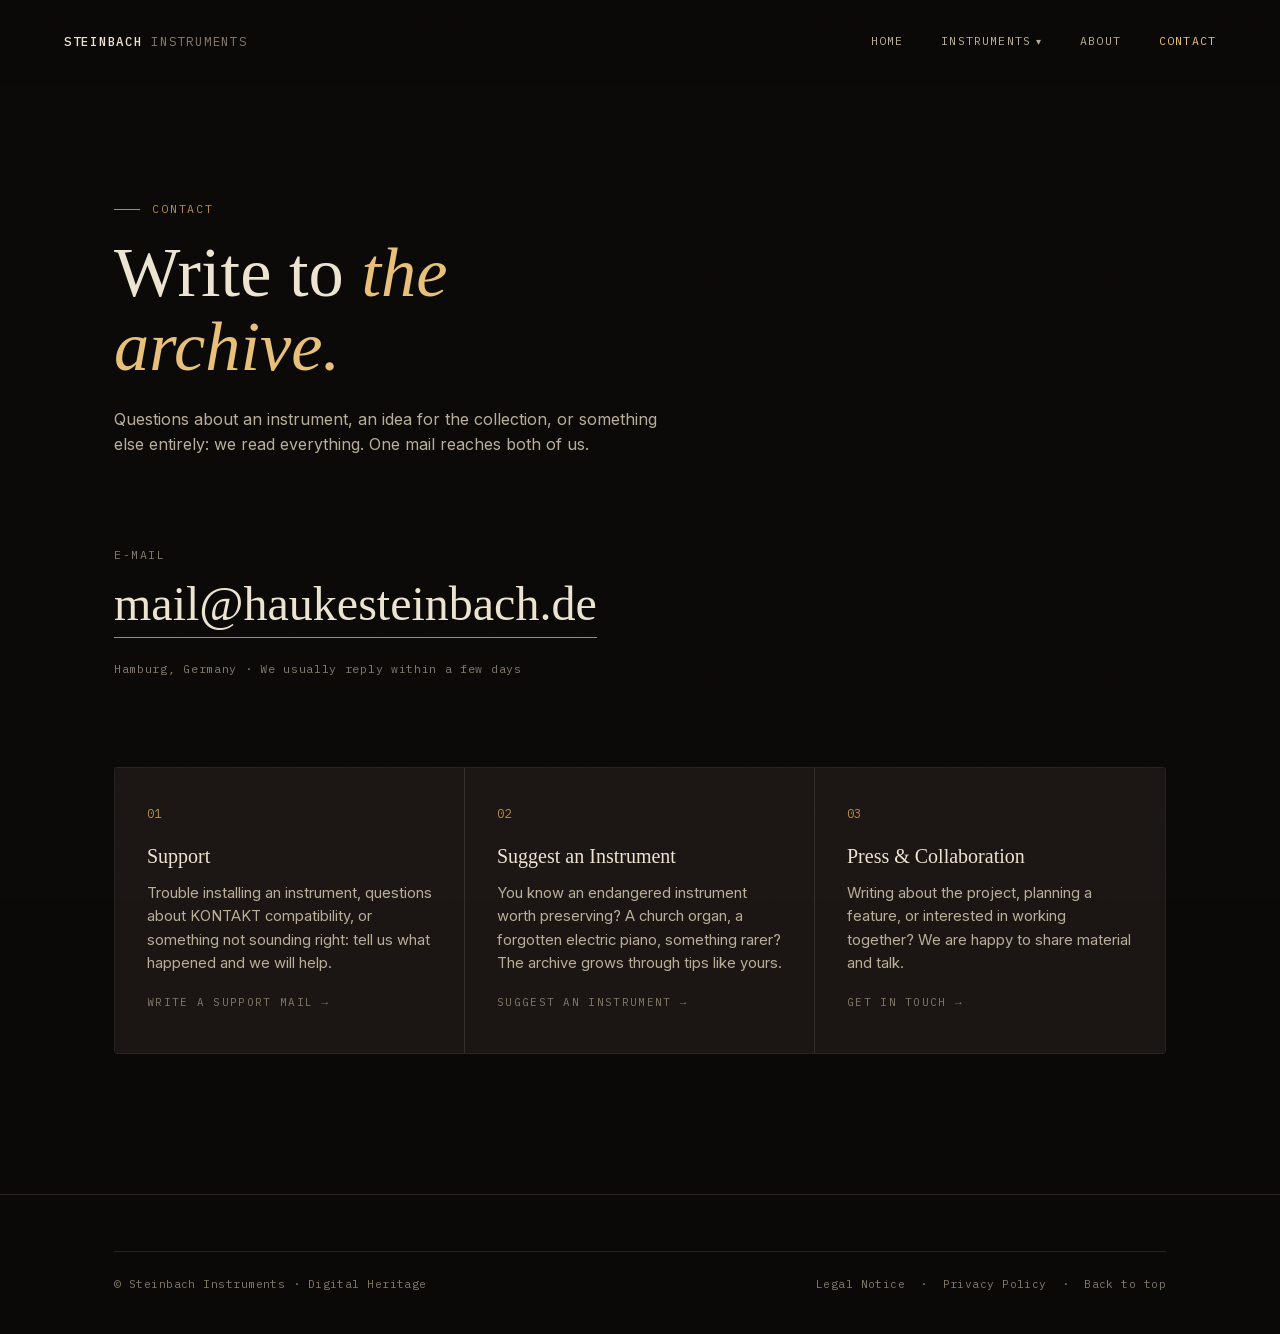
<file: contact.html>
<!DOCTYPE html>
<html lang="en">
<head>
<meta charset="UTF-8" />
<meta name="viewport" content="width=device-width, initial-scale=1.0" />
<title>Contact · Steinbach Instruments</title>
<link rel="stylesheet" href="assets/css/fonts.css" />
<link rel="icon" href="assets/icons/favicon.svg" type="image/svg+xml" />
<link rel="icon" href="assets/icons/favicon-32.png" sizes="32x32" type="image/png" />
<link rel="apple-touch-icon" href="assets/icons/apple-touch-icon.png" />
<link rel="stylesheet" href="assets/css/styles.css" />
<style>
  :root{
    --void:#0b0908;
    --void-2:#141110;
    --void-3:#1b1614;
    --parchment:#ece3d1;
    --parchment-dim:#b9ae98;
    --parchment-faint:#83796a;
    --brass:#b58a4a;
    --brass-bright:#e8c078;
    --line: rgba(236,227,209,0.12);
    --line-strong: rgba(236,227,209,0.22);
    --font-display: 'Fraunces', serif;
    --font-body: 'Inter', sans-serif;
    --font-mono: 'IBM Plex Mono', monospace;
  }

  


  /* ---------- PAGE HEAD ---------- */
  .page-head{ padding:200px 0 64px; }
  .page-head h1{
    font-family:var(--font-display);
    font-weight:340;
    font-size:clamp(2.6rem, 5.5vw, 4.4rem);
    line-height:1.04;
    margin:18px 0 24px;
    color:var(--parchment);
    max-width:16ch;
  }
  .page-head h1 i{ color:var(--brass-bright); font-style:italic; font-weight:300; }
  .page-head p{
    max-width:560px;
    color:var(--parchment-dim);
    margin:0;
  }

  /* ---------- MAIL HERO ---------- */
  .mail-block{ padding:24px 0 88px; }
  .mail-label{
    font-family:var(--font-mono);
    font-size:0.72rem;
    letter-spacing:0.14em;
    text-transform:uppercase;
    color:var(--parchment-faint);
    margin:0 0 14px;
  }
  .mail-link{
    display:inline-block;
    font-family:var(--font-display);
    font-weight:340;
    font-size:clamp(1.5rem, 3.8vw, 3rem);
    line-height:1.1;
    color:var(--parchment);
    text-decoration:none;
    border-bottom:1px solid var(--brass);
    padding-bottom:6px;
    transition:color 0.25s ease, border-color 0.25s ease;
    word-break:break-all;
  }
  .mail-link:hover{ color:var(--brass-bright); border-color:var(--brass-bright); }
  .mail-note{
    font-family:var(--font-mono);
    font-size:0.72rem;
    letter-spacing:0.06em;
    color:var(--parchment-faint);
    margin:22px 0 0;
  }

  /* ---------- REASONS ---------- */
  .reasons{ padding:0 0 140px; }
  .reasons-grid{
    display:grid;
    grid-template-columns:repeat(auto-fit, minmax(260px, 1fr));
    gap:0;
    border:1px solid var(--line);
    border-radius:3px;
    overflow:hidden;
  }
  .reason{
    display:block;
    text-decoration:none;
    padding:36px 32px 40px;
    border-right:1px solid var(--line);
    background:var(--void-3);
    transition:background 0.25s ease;
  }
  .reason:last-child{ border-right:none; }
  .reason:hover{ background:var(--void-2); }
  @media (max-width:900px){
    .reason{ border-right:none; border-bottom:1px solid var(--line); }
    .reason:last-child{ border-bottom:none; }
  }
  .reason .num{
    display:block;
    font-family:var(--font-mono);
    font-size:0.78rem;
    color:var(--brass);
    margin-bottom:16px;
  }
  .reason h2{
    font-family:var(--font-display);
    font-weight:400;
    font-size:1.25rem;
    margin:0 0 10px;
    color:var(--parchment);
    transition:color 0.25s ease;
  }
  .reason:hover h2{ color:var(--brass-bright); }
  .reason p{
    margin:0;
    font-size:0.92rem;
    color:var(--parchment-dim);
  }
  .reason .cta{
    display:inline-block;
    margin-top:18px;
    font-family:var(--font-mono);
    font-size:0.68rem;
    letter-spacing:0.12em;
    text-transform:uppercase;
    color:var(--parchment-faint);
    transition:color 0.25s ease;
  }
  .reason:hover .cta{ color:var(--brass-bright); }

  /* ---------- FOOTER ---------- */
  .footer{ border-top:1px solid var(--line); }

  @media (max-width:720px){
    .page-head{ padding:140px 0 40px; }
    .mail-block{ padding:12px 0 64px; }
    .reasons{ padding-bottom:96px; }
  }
</style>
</head>
<body>

<div class="grain"></div>

<header class="nav" id="nav">
  <a href="index.html" class="nav-mark">STEINBACH <span>INSTRUMENTS</span></a>
  <button class="nav-toggle" id="nav-toggle" type="button" aria-expanded="false" aria-label="Menu">
    <span></span><span></span><span></span>
  </button>
  <ul class="nav-links">
    <li><a href="index.html">Home</a></li>
    <li class="nav-item-drop">
      <a href="instruments.html">Instruments<span class="caret">▾</span></a>
      <ul class="nav-drop-menu">
        <li><a href="historic-organ.html">Historic Organ</a></li>
        <li><a href="tine-piano.html">Tine Piano</a></li>
        <li><a href="transistor-organ.html">Transistor Organ</a></li>
        <li><a href="reed-piano.html">Reed Piano</a></li>
      </ul>
    </li>
    <li><a href="about.html">About</a></li>
    <li><a href="contact.html" class="active">Contact</a></li>
  </ul>
</header>

<main id="top">

  <section class="page-head">
    <div class="wrap">
      <div class="eyebrow reveal">Contact</div>
      <h1 class="reveal">Write to <i>the archive.</i></h1>
      <p class="reveal">Questions about an instrument, an idea for the collection, or something else entirely: we read everything. One mail reaches both of us.</p>
    </div>
  </section>

  <section class="mail-block">
    <div class="wrap">
      <p class="mail-label reveal">E-Mail</p>
      <a class="mail-link reveal" href="mailto:mail@haukesteinbach.de">mail@haukesteinbach.de</a>
      <p class="mail-note reveal">Hamburg, Germany &middot; We usually reply within a few days</p>
    </div>
  </section>

  <section class="reasons">
    <div class="wrap">
      <div class="reasons-grid reveal">

        <a class="reason" href="mailto:mail@haukesteinbach.de?subject=Support%20%C2%B7%20Steinbach%20Instruments">
          <span class="num">01</span>
          <h2>Support</h2>
          <p>Trouble installing an instrument, questions about KONTAKT compatibility, or something not sounding right: tell us what happened and we will help.</p>
          <span class="cta">Write a support mail &rarr;</span>
        </a>

        <a class="reason" href="mailto:mail@haukesteinbach.de?subject=Instrument%20Suggestion">
          <span class="num">02</span>
          <h2>Suggest an Instrument</h2>
          <p>You know an endangered instrument worth preserving? A church organ, a forgotten electric piano, something rarer? The archive grows through tips like yours.</p>
          <span class="cta">Suggest an instrument &rarr;</span>
        </a>

        <a class="reason" href="mailto:mail@haukesteinbach.de?subject=Press%20%2F%20Collaboration">
          <span class="num">03</span>
          <h2>Press &amp; Collaboration</h2>
          <p>Writing about the project, planning a feature, or interested in working together? We are happy to share material and talk.</p>
          <span class="cta">Get in touch &rarr;</span>
        </a>

      </div>
    </div>
  </section>

</main>

<footer class="footer">
  <div class="wrap">
    <div class="footer-bottom">
      <span>&copy; Steinbach Instruments &middot; Digital Heritage</span>
      <span><a href="impressum.html">Legal Notice</a> &nbsp;&middot;&nbsp; <a href="datenschutz.html">Privacy Policy</a> &nbsp;&middot;&nbsp; <a href="#top">Back to top</a></span>
    </div>
  </div>
</footer>

<script src="assets/js/main.js"></script>

</body>
</html>
</file>
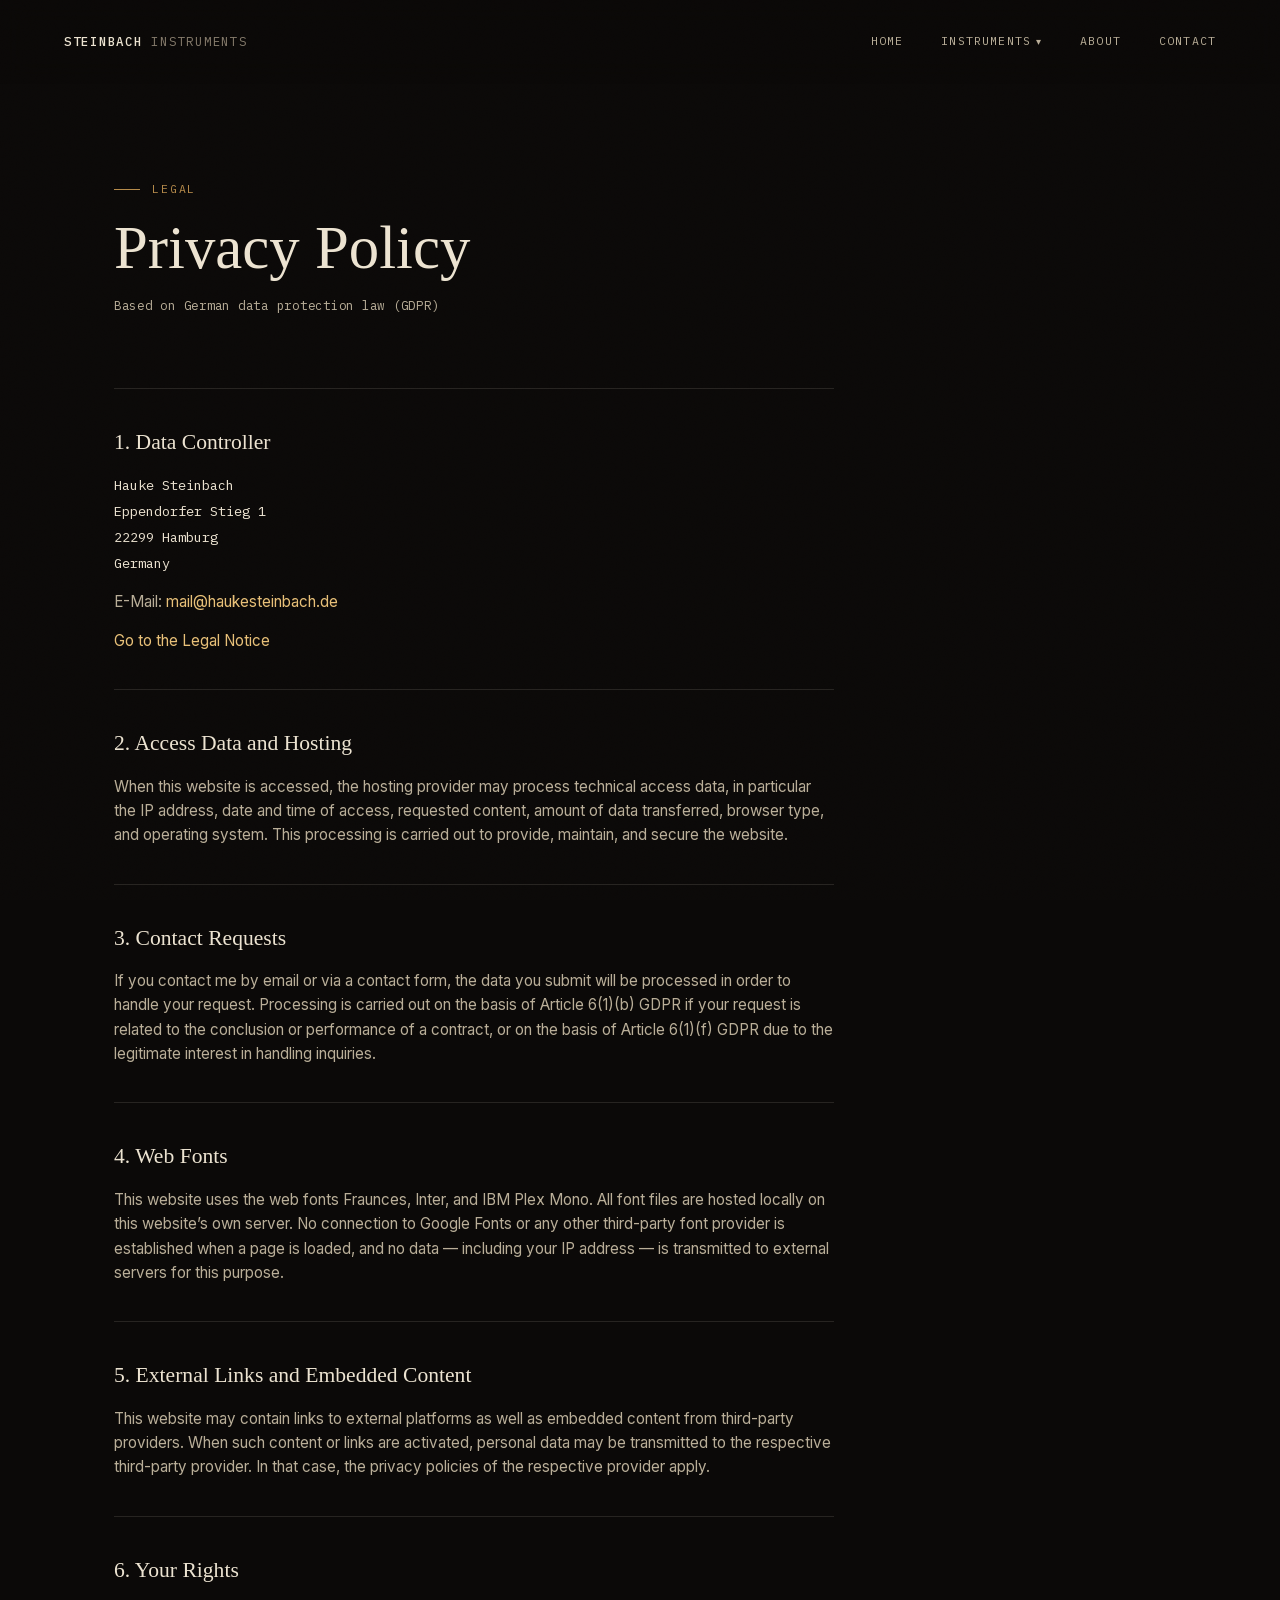
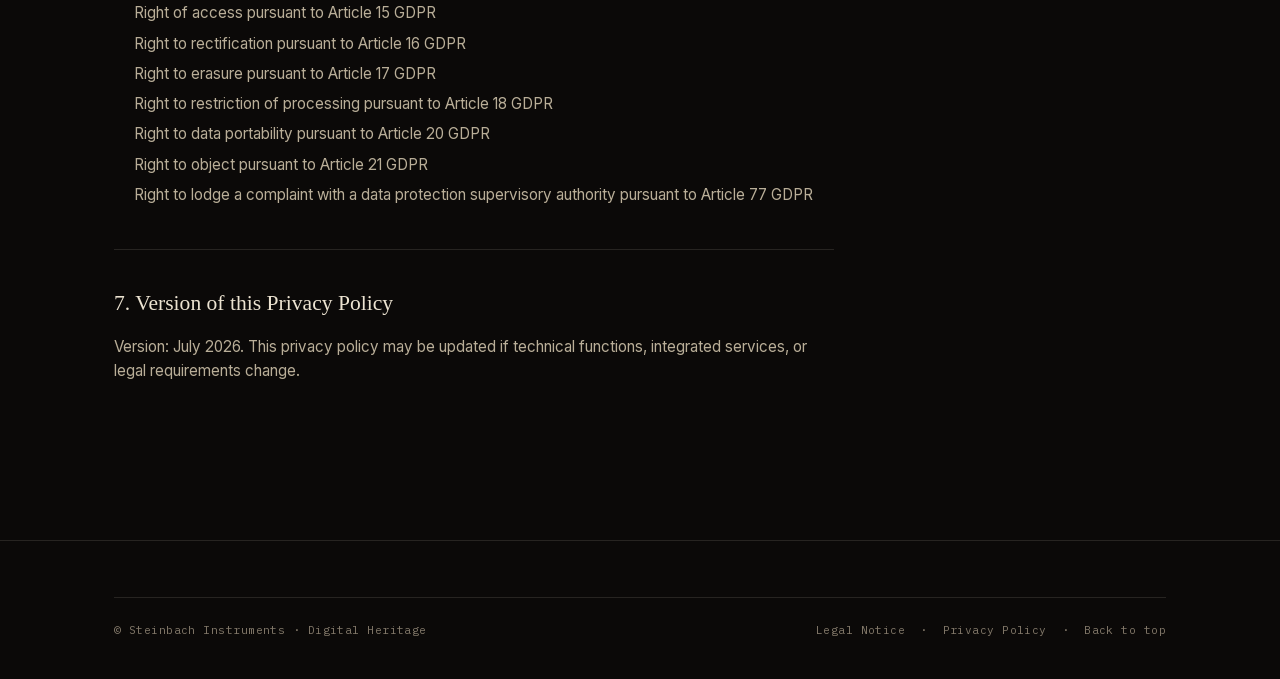
<file: datenschutz.html>
<!DOCTYPE html>
<html lang="en">
<head>
<meta charset="UTF-8" />
<meta name="viewport" content="width=device-width, initial-scale=1.0" />
<title>Privacy Policy · Steinbach Instruments</title>
<link rel="stylesheet" href="assets/css/fonts.css" />
<link rel="icon" href="assets/icons/favicon.svg" type="image/svg+xml" />
<link rel="icon" href="assets/icons/favicon-32.png" sizes="32x32" type="image/png" />
<link rel="apple-touch-icon" href="assets/icons/apple-touch-icon.png" />
<link rel="stylesheet" href="assets/css/styles.css" />
<style>
  :root{
    --void:#0b0908;
    --void-2:#141110;
    --void-3:#1b1614;
    --parchment:#ece3d1;
    --parchment-dim:#b9ae98;
    --parchment-faint:#83796a;
    --brass:#b58a4a;
    --brass-bright:#e8c078;
    --line: rgba(236,227,209,0.12);
    --line-strong: rgba(236,227,209,0.22);
    --font-display: 'Fraunces', serif;
    --font-body: 'Inter', sans-serif;
    --font-mono: 'IBM Plex Mono', monospace;
  }

  


  /* ---------- PAGE HEAD ---------- */
  .page-head{ padding:180px 0 48px; }
  .page-head h1{
    font-family:var(--font-display);
    font-weight:340;
    font-size:clamp(2.4rem, 5vw, 3.8rem);
    line-height:1.04;
    margin:18px 0 16px;
    color:var(--parchment);
  }
  .page-head p{
    max-width:560px;
    color:var(--parchment-dim);
    margin:0;
    font-family:var(--font-mono);
    font-size:0.78rem;
    letter-spacing:0.06em;
  }

  /* ---------- LEGAL CONTENT ---------- */
  .legal{
    padding:24px 0 120px;
  }
  .legal-inner{ max-width:720px; }
  .legal section{
    padding:36px 0;
    border-top:1px solid var(--line);
  }
  .legal h2{
    font-family:var(--font-display);
    font-weight:400;
    font-size:1.35rem;
    margin:0 0 14px;
    color:var(--parchment);
  }
  .legal p{
    color:var(--parchment-dim);
    margin:0 0 14px;
    font-size:0.95rem;
  }
  .legal p:last-child{ margin-bottom:0; }
  .legal address{
    font-style:normal;
    font-family:var(--font-mono);
    font-size:0.85rem;
    line-height:1.9;
    color:var(--parchment);
    margin:0 0 14px;
  }
  .legal a{ color:var(--brass-bright); text-decoration:none; }
  .legal a:hover{ text-decoration:underline; }
  .legal ul{
    margin:0; padding-left:20px;
    color:var(--parchment-dim);
    font-size:0.95rem;
  }
  .legal ul li{ margin-bottom:6px; }

  /* ---------- FOOTER ---------- */
  .footer{ border-top:1px solid var(--line); }

  @media (max-width:720px){
    .page-head{ padding:130px 0 32px; }
    .legal{ padding:8px 0 80px; }
  }
</style>
</head>
<body>

<div class="grain"></div>

<header class="nav" id="nav">
  <a href="index.html" class="nav-mark">STEINBACH <span>INSTRUMENTS</span></a>
  <button class="nav-toggle" id="nav-toggle" type="button" aria-expanded="false" aria-label="Menu">
    <span></span><span></span><span></span>
  </button>
  <ul class="nav-links">
    <li><a href="index.html">Home</a></li>
    <li class="nav-item-drop">
      <a href="instruments.html">Instruments<span class="caret">▾</span></a>
      <ul class="nav-drop-menu">
        <li><a href="historic-organ.html">Historic Organ</a></li>
        <li><a href="tine-piano.html">Tine Piano</a></li>
        <li><a href="transistor-organ.html">Transistor Organ</a></li>
        <li><a href="reed-piano.html">Reed Piano</a></li>
      </ul>
    </li>
    <li><a href="about.html">About</a></li>
    <li><a href="contact.html">Contact</a></li>
  </ul>
</header>

<main id="top">

  <section class="page-head">
    <div class="wrap">
      <div class="eyebrow">Legal</div>
      <h1>Privacy Policy</h1>
      <p>Based on German data protection law (GDPR)</p>
    </div>
  </section>

  <div class="legal">
    <div class="wrap">
      <div class="legal-inner">

        <section>
          <h2>1. Data Controller</h2>
          <address>
            Hauke Steinbach<br>
            Eppendorfer Stieg 1<br>
            22299 Hamburg<br>
            Germany
          </address>
          <p>E-Mail: <a href="mailto:mail@haukesteinbach.de">mail@haukesteinbach.de</a></p>
          <p><a href="impressum.html">Go to the Legal Notice</a></p>
        </section>

        <section>
          <h2>2. Access Data and Hosting</h2>
          <p>When this website is accessed, the hosting provider may process technical access data, in particular the IP address, date and time of access, requested content, amount of data transferred, browser type, and operating system. This processing is carried out to provide, maintain, and secure the website.</p>
        </section>

        <section>
          <h2>3. Contact Requests</h2>
          <p>If you contact me by email or via a contact form, the data you submit will be processed in order to handle your request. Processing is carried out on the basis of Article 6(1)(b) GDPR if your request is related to the conclusion or performance of a contract, or on the basis of Article 6(1)(f) GDPR due to the legitimate interest in handling inquiries.</p>
        </section>

        <section>
          <h2>4. Web Fonts</h2>
          <p>This website uses the web fonts Fraunces, Inter, and IBM Plex Mono. All font files are hosted locally on this website&rsquo;s own server. No connection to Google Fonts or any other third-party font provider is established when a page is loaded, and no data &mdash; including your IP address &mdash; is transmitted to external servers for this purpose.</p>
        </section>

        <section>
          <h2>5. External Links and Embedded Content</h2>
          <p>This website may contain links to external platforms as well as embedded content from third-party providers. When such content or links are activated, personal data may be transmitted to the respective third-party provider. In that case, the privacy policies of the respective provider apply.</p>
        </section>

        <section>
          <h2>6. Your Rights</h2>
          <ul>
            <li>Right of access pursuant to Article 15 GDPR</li>
            <li>Right to rectification pursuant to Article 16 GDPR</li>
            <li>Right to erasure pursuant to Article 17 GDPR</li>
            <li>Right to restriction of processing pursuant to Article 18 GDPR</li>
            <li>Right to data portability pursuant to Article 20 GDPR</li>
            <li>Right to object pursuant to Article 21 GDPR</li>
            <li>Right to lodge a complaint with a data protection supervisory authority pursuant to Article 77 GDPR</li>
          </ul>
        </section>

        <section>
          <h2>7. Version of this Privacy Policy</h2>
          <p>Version: July 2026. This privacy policy may be updated if technical functions, integrated services, or legal requirements change.</p>
        </section>

      </div>
    </div>
  </div>

</main>

<footer class="footer">
  <div class="wrap">
    <div class="footer-bottom">
      <span>&copy; Steinbach Instruments &middot; Digital Heritage</span>
      <span><a href="impressum.html">Legal Notice</a> &nbsp;&middot;&nbsp; <a href="datenschutz.html">Privacy Policy</a> &nbsp;&middot;&nbsp; <a href="#top">Back to top</a></span>
    </div>
  </div>
</footer>

<script src="assets/js/main.js"></script>

</body>
</html>
</file>
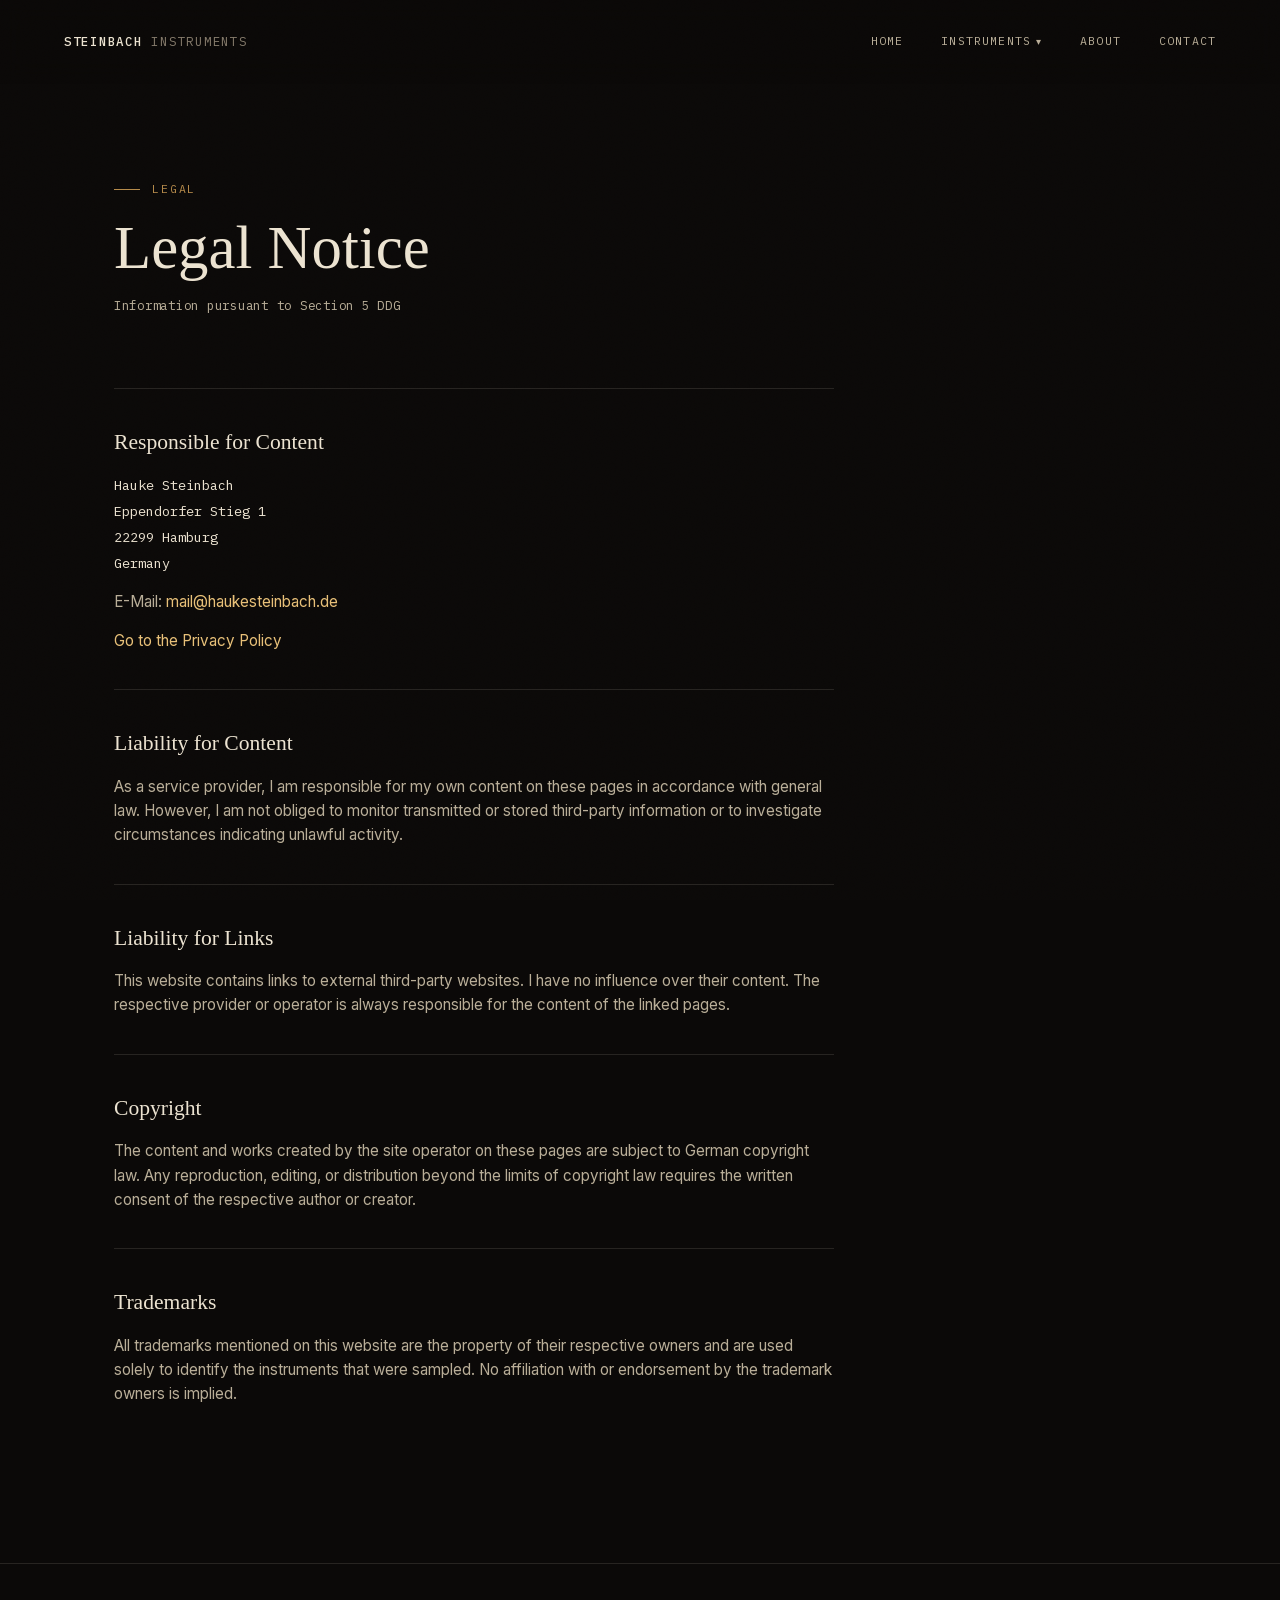
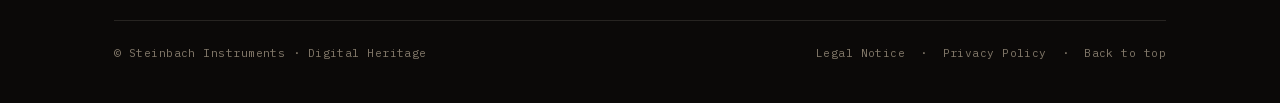
<file: impressum.html>
<!DOCTYPE html>
<html lang="en">
<head>
<meta charset="UTF-8" />
<meta name="viewport" content="width=device-width, initial-scale=1.0" />
<title>Legal Notice · Steinbach Instruments</title>
<link rel="stylesheet" href="assets/css/fonts.css" />
<link rel="icon" href="assets/icons/favicon.svg" type="image/svg+xml" />
<link rel="icon" href="assets/icons/favicon-32.png" sizes="32x32" type="image/png" />
<link rel="apple-touch-icon" href="assets/icons/apple-touch-icon.png" />
<link rel="stylesheet" href="assets/css/styles.css" />
<style>
  :root{
    --void:#0b0908;
    --void-2:#141110;
    --void-3:#1b1614;
    --parchment:#ece3d1;
    --parchment-dim:#b9ae98;
    --parchment-faint:#83796a;
    --brass:#b58a4a;
    --brass-bright:#e8c078;
    --line: rgba(236,227,209,0.12);
    --line-strong: rgba(236,227,209,0.22);
    --font-display: 'Fraunces', serif;
    --font-body: 'Inter', sans-serif;
    --font-mono: 'IBM Plex Mono', monospace;
  }

  


  /* ---------- PAGE HEAD ---------- */
  .page-head{ padding:180px 0 48px; }
  .page-head h1{
    font-family:var(--font-display);
    font-weight:340;
    font-size:clamp(2.4rem, 5vw, 3.8rem);
    line-height:1.04;
    margin:18px 0 16px;
    color:var(--parchment);
  }
  .page-head p{
    max-width:560px;
    color:var(--parchment-dim);
    margin:0;
    font-family:var(--font-mono);
    font-size:0.78rem;
    letter-spacing:0.06em;
  }

  /* ---------- LEGAL CONTENT ---------- */
  .legal{
    padding:24px 0 120px;
  }
  .legal-inner{ max-width:720px; }
  .legal section{
    padding:36px 0;
    border-top:1px solid var(--line);
  }
  .legal h2{
    font-family:var(--font-display);
    font-weight:400;
    font-size:1.35rem;
    margin:0 0 14px;
    color:var(--parchment);
  }
  .legal p{
    color:var(--parchment-dim);
    margin:0 0 14px;
    font-size:0.95rem;
  }
  .legal p:last-child{ margin-bottom:0; }
  .legal address{
    font-style:normal;
    font-family:var(--font-mono);
    font-size:0.85rem;
    line-height:1.9;
    color:var(--parchment);
    margin:0 0 14px;
  }
  .legal a{ color:var(--brass-bright); text-decoration:none; }
  .legal a:hover{ text-decoration:underline; }
  .legal ul{
    margin:0; padding-left:20px;
    color:var(--parchment-dim);
    font-size:0.95rem;
  }
  .legal ul li{ margin-bottom:6px; }

  /* ---------- FOOTER ---------- */
  .footer{ border-top:1px solid var(--line); }

  @media (max-width:720px){
    .page-head{ padding:130px 0 32px; }
    .legal{ padding:8px 0 80px; }
  }
</style>
</head>
<body>

<div class="grain"></div>

<header class="nav" id="nav">
  <a href="index.html" class="nav-mark">STEINBACH <span>INSTRUMENTS</span></a>
  <button class="nav-toggle" id="nav-toggle" type="button" aria-expanded="false" aria-label="Menu">
    <span></span><span></span><span></span>
  </button>
  <ul class="nav-links">
    <li><a href="index.html">Home</a></li>
    <li class="nav-item-drop">
      <a href="instruments.html">Instruments<span class="caret">▾</span></a>
      <ul class="nav-drop-menu">
        <li><a href="historic-organ.html">Historic Organ</a></li>
        <li><a href="tine-piano.html">Tine Piano</a></li>
        <li><a href="transistor-organ.html">Transistor Organ</a></li>
        <li><a href="reed-piano.html">Reed Piano</a></li>
      </ul>
    </li>
    <li><a href="about.html">About</a></li>
    <li><a href="contact.html">Contact</a></li>
  </ul>
</header>

<main id="top">

  <section class="page-head">
    <div class="wrap">
      <div class="eyebrow">Legal</div>
      <h1>Legal Notice</h1>
      <p>Information pursuant to Section 5 DDG</p>
    </div>
  </section>

  <div class="legal">
    <div class="wrap">
      <div class="legal-inner">

        <section>
          <h2>Responsible for Content</h2>
          <address>
            Hauke Steinbach<br>
            Eppendorfer Stieg 1<br>
            22299 Hamburg<br>
            Germany
          </address>
          <p>E-Mail: <a href="mailto:mail@haukesteinbach.de">mail@haukesteinbach.de</a></p>
          <p><a href="datenschutz.html">Go to the Privacy Policy</a></p>
        </section>

        <section>
          <h2>Liability for Content</h2>
          <p>As a service provider, I am responsible for my own content on these pages in accordance with general law. However, I am not obliged to monitor transmitted or stored third-party information or to investigate circumstances indicating unlawful activity.</p>
        </section>

        <section>
          <h2>Liability for Links</h2>
          <p>This website contains links to external third-party websites. I have no influence over their content. The respective provider or operator is always responsible for the content of the linked pages.</p>
        </section>

        <section>
          <h2>Copyright</h2>
          <p>The content and works created by the site operator on these pages are subject to German copyright law. Any reproduction, editing, or distribution beyond the limits of copyright law requires the written consent of the respective author or creator.</p>
        </section>

        <section>
          <h2>Trademarks</h2>
          <p>All trademarks mentioned on this website are the property of their respective owners and are used solely to identify the instruments that were sampled. No affiliation with or endorsement by the trademark owners is implied.</p>
        </section>

      </div>
    </div>
  </div>

</main>

<footer class="footer">
  <div class="wrap">
    <div class="footer-bottom">
      <span>&copy; Steinbach Instruments &middot; Digital Heritage</span>
      <span><a href="impressum.html">Legal Notice</a> &nbsp;&middot;&nbsp; <a href="datenschutz.html">Privacy Policy</a> &nbsp;&middot;&nbsp; <a href="#top">Back to top</a></span>
    </div>
  </div>
</footer>

<script src="assets/js/main.js"></script>

</body>
</html>
</file>
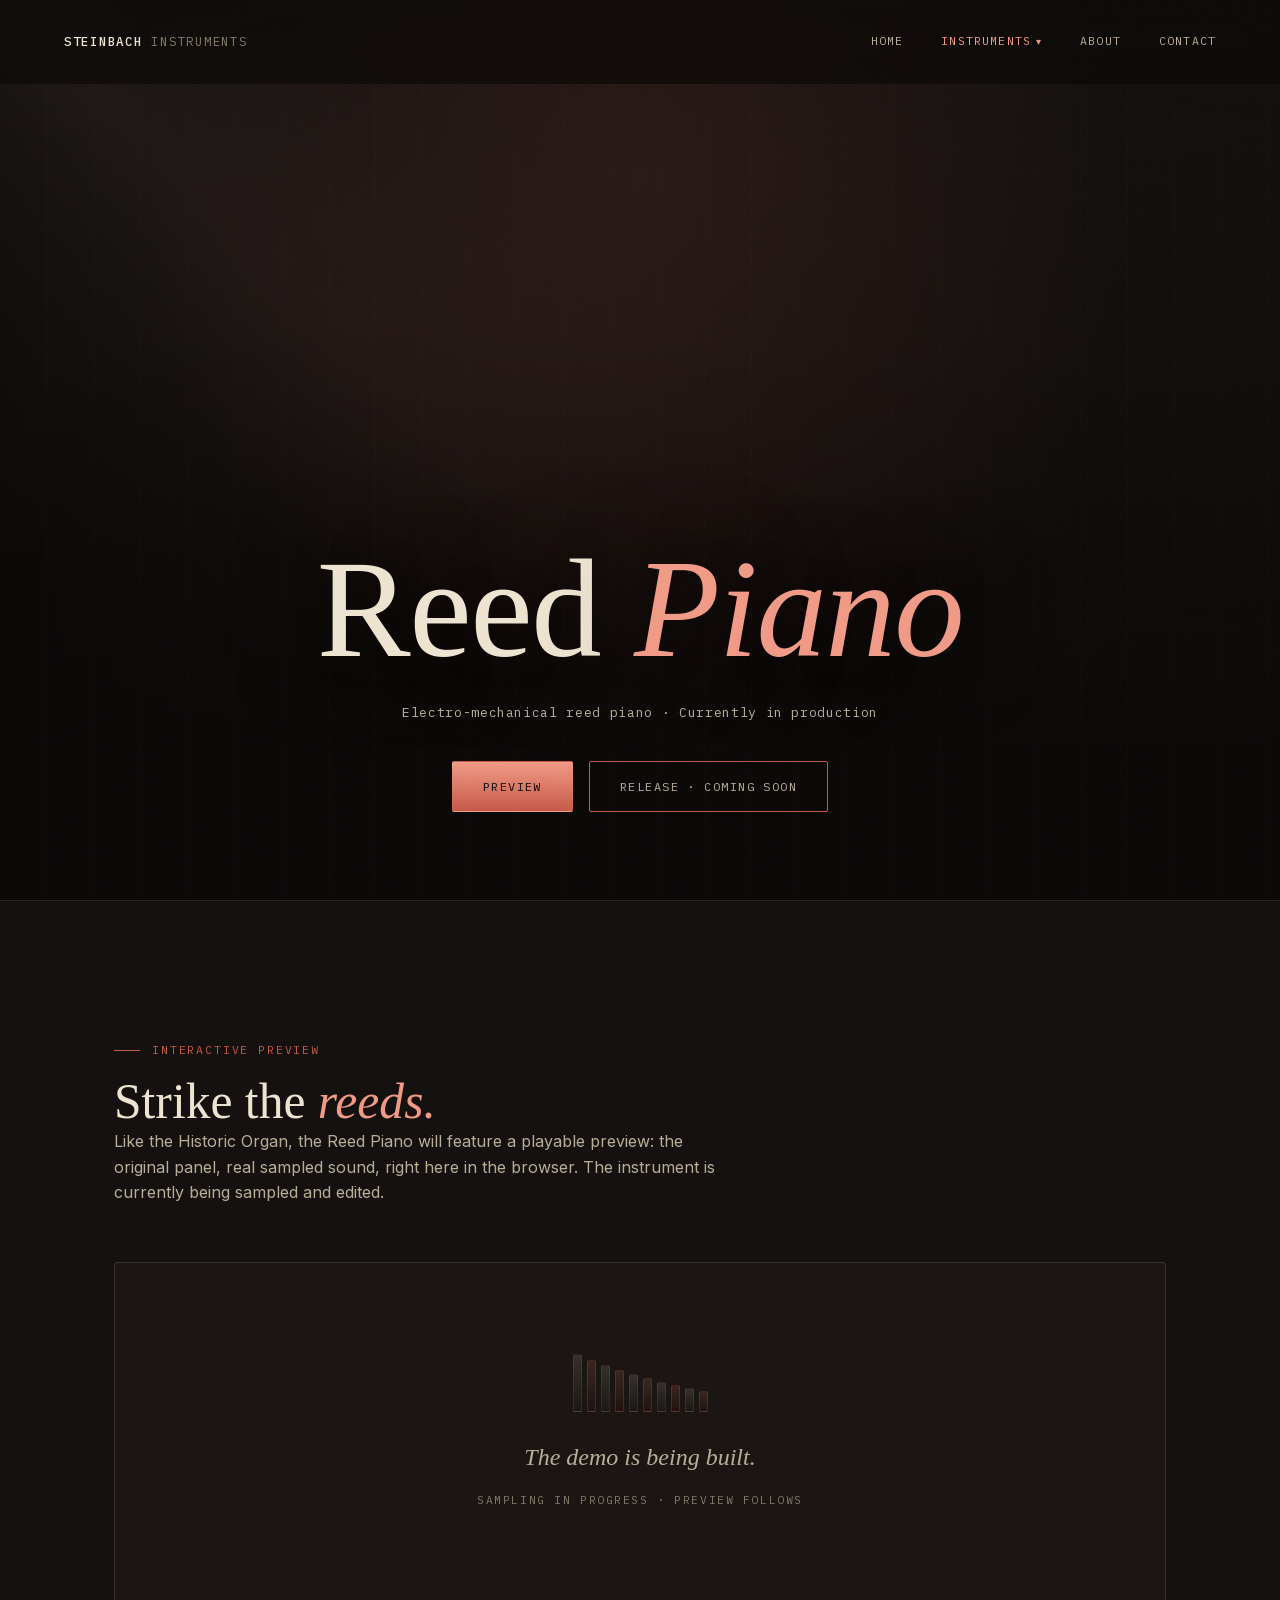
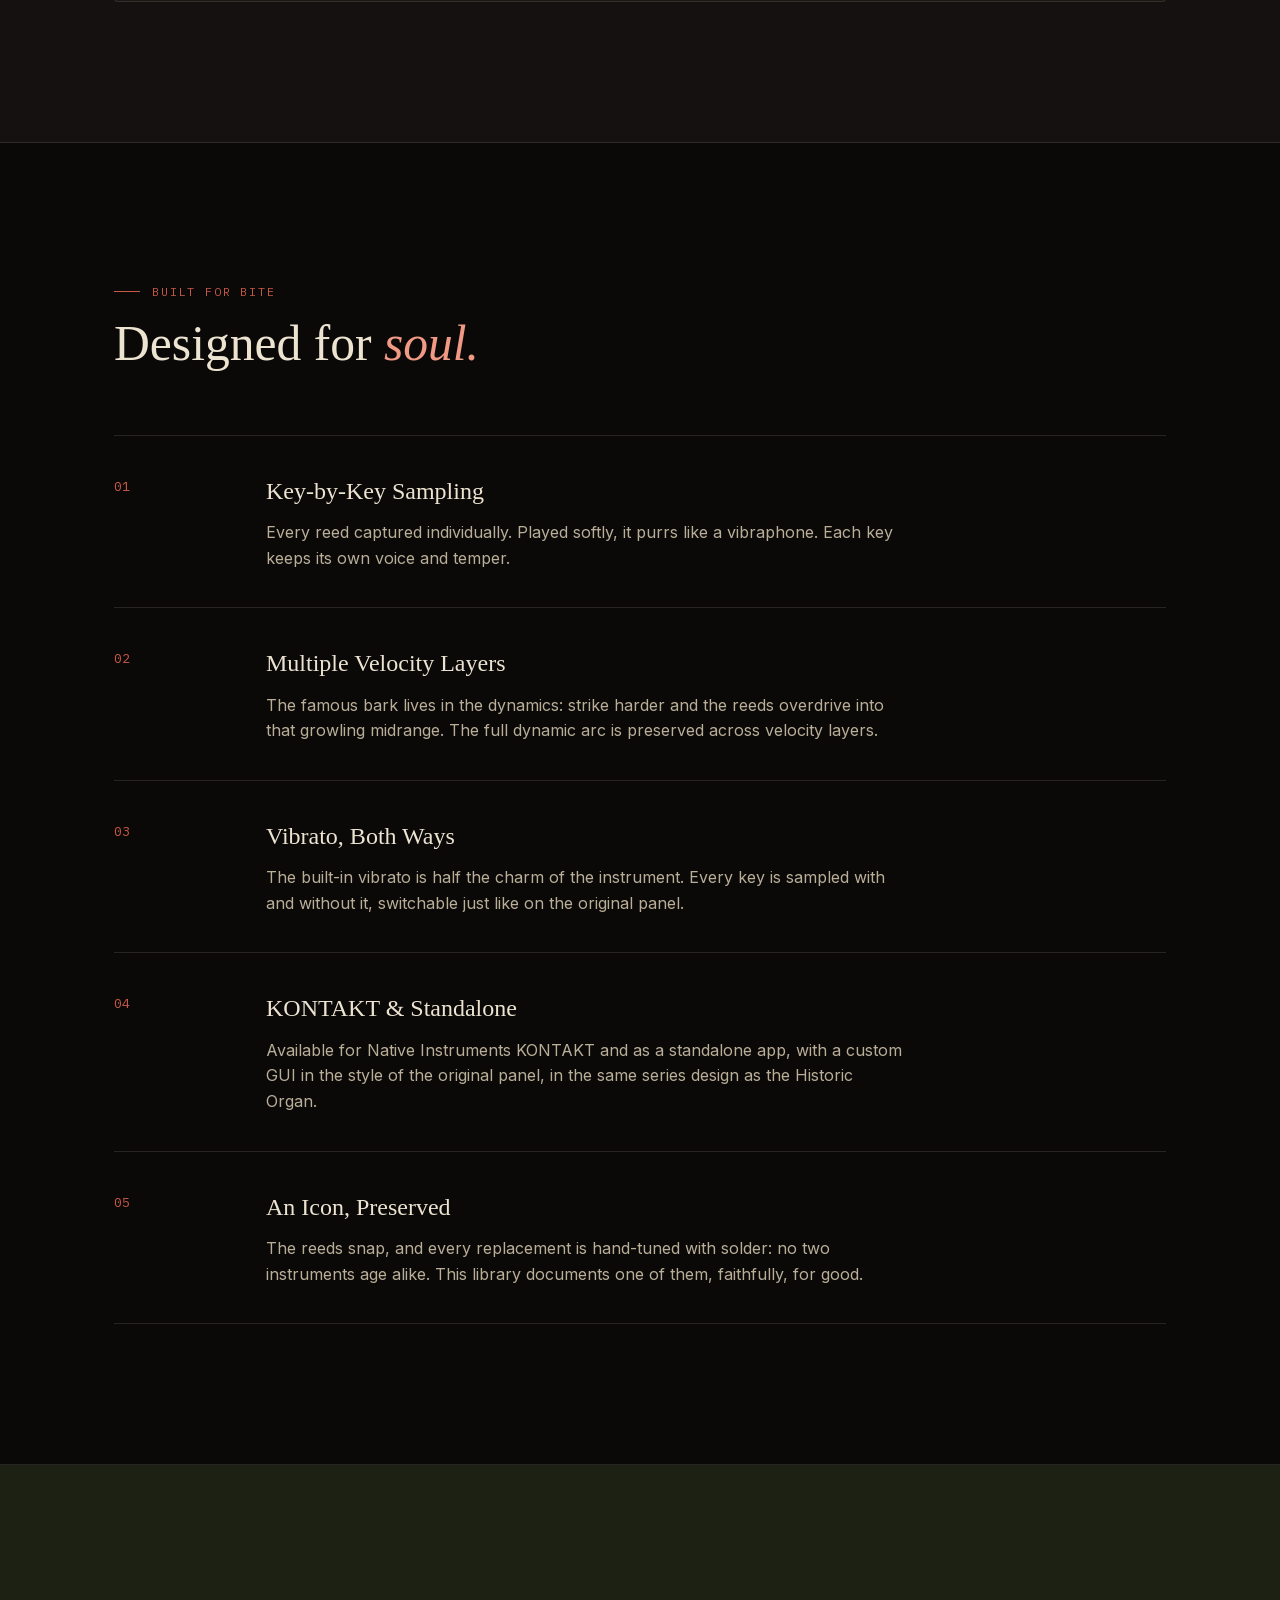
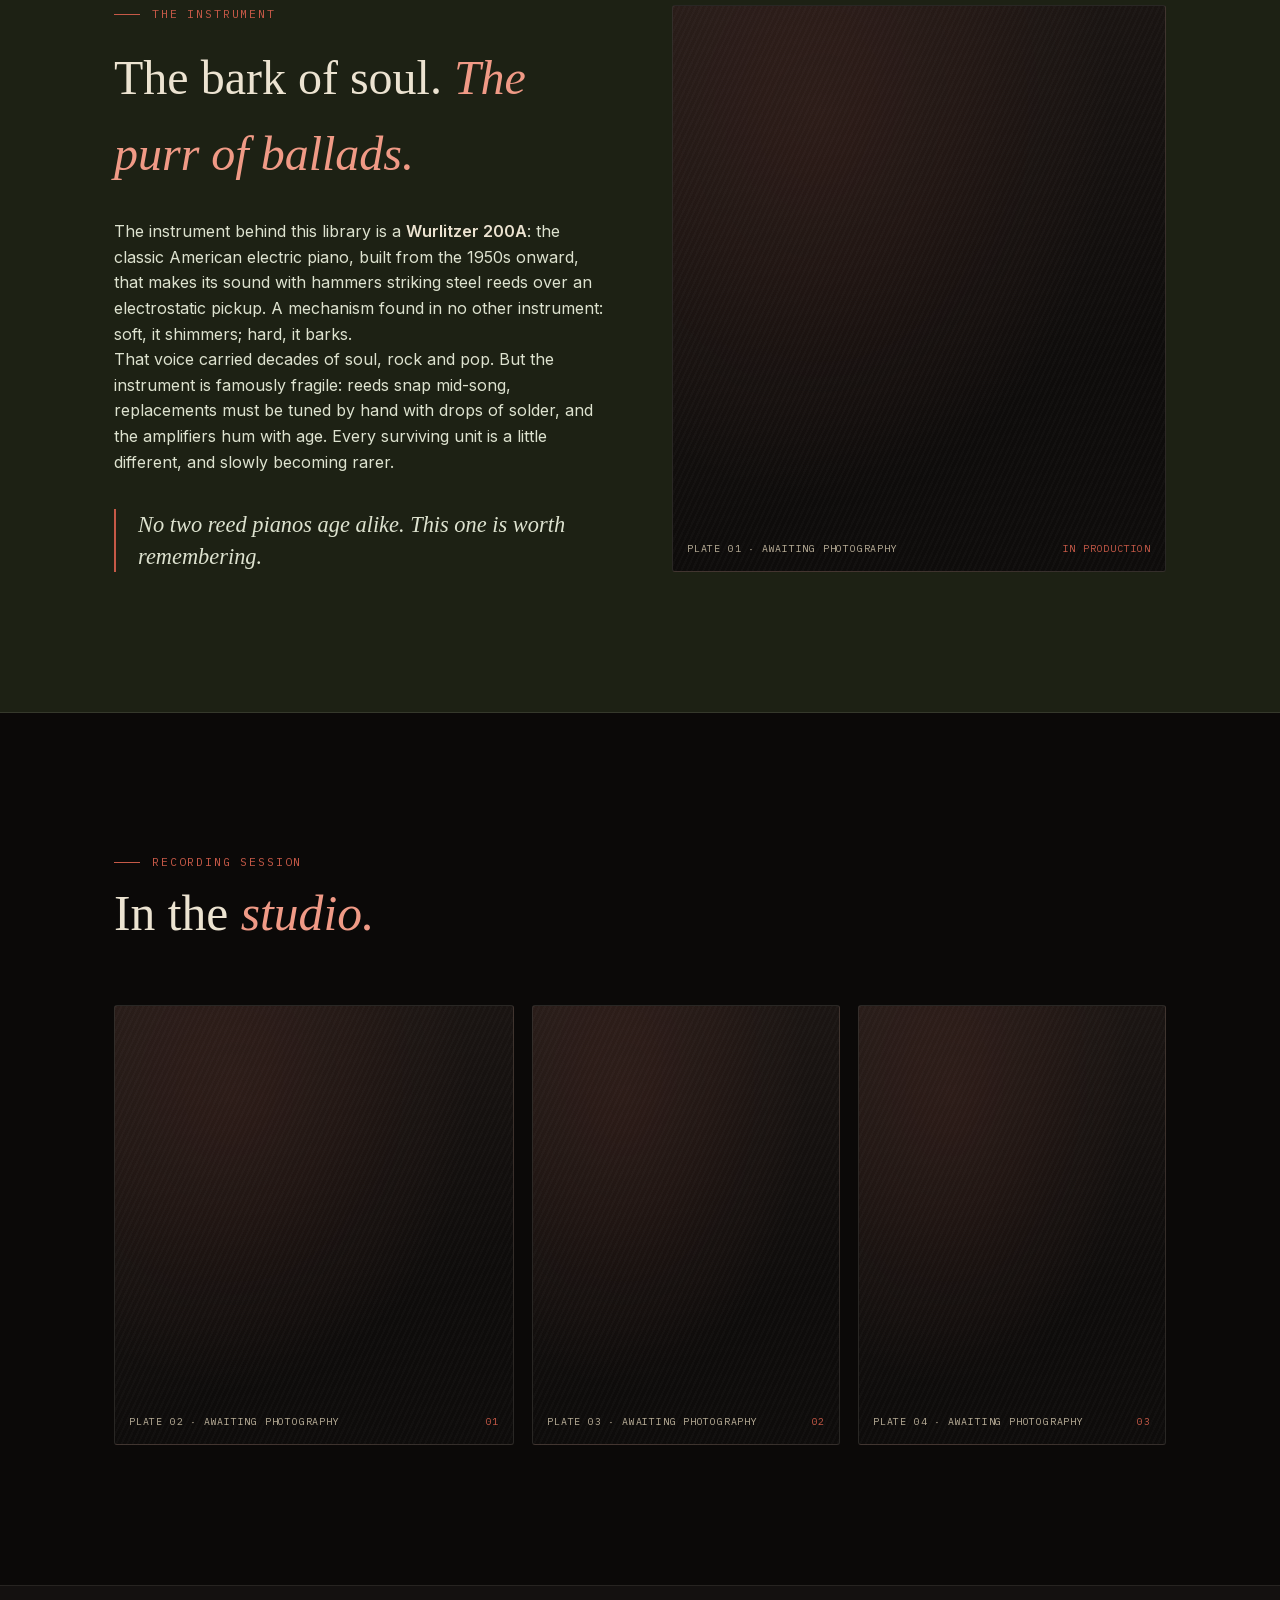
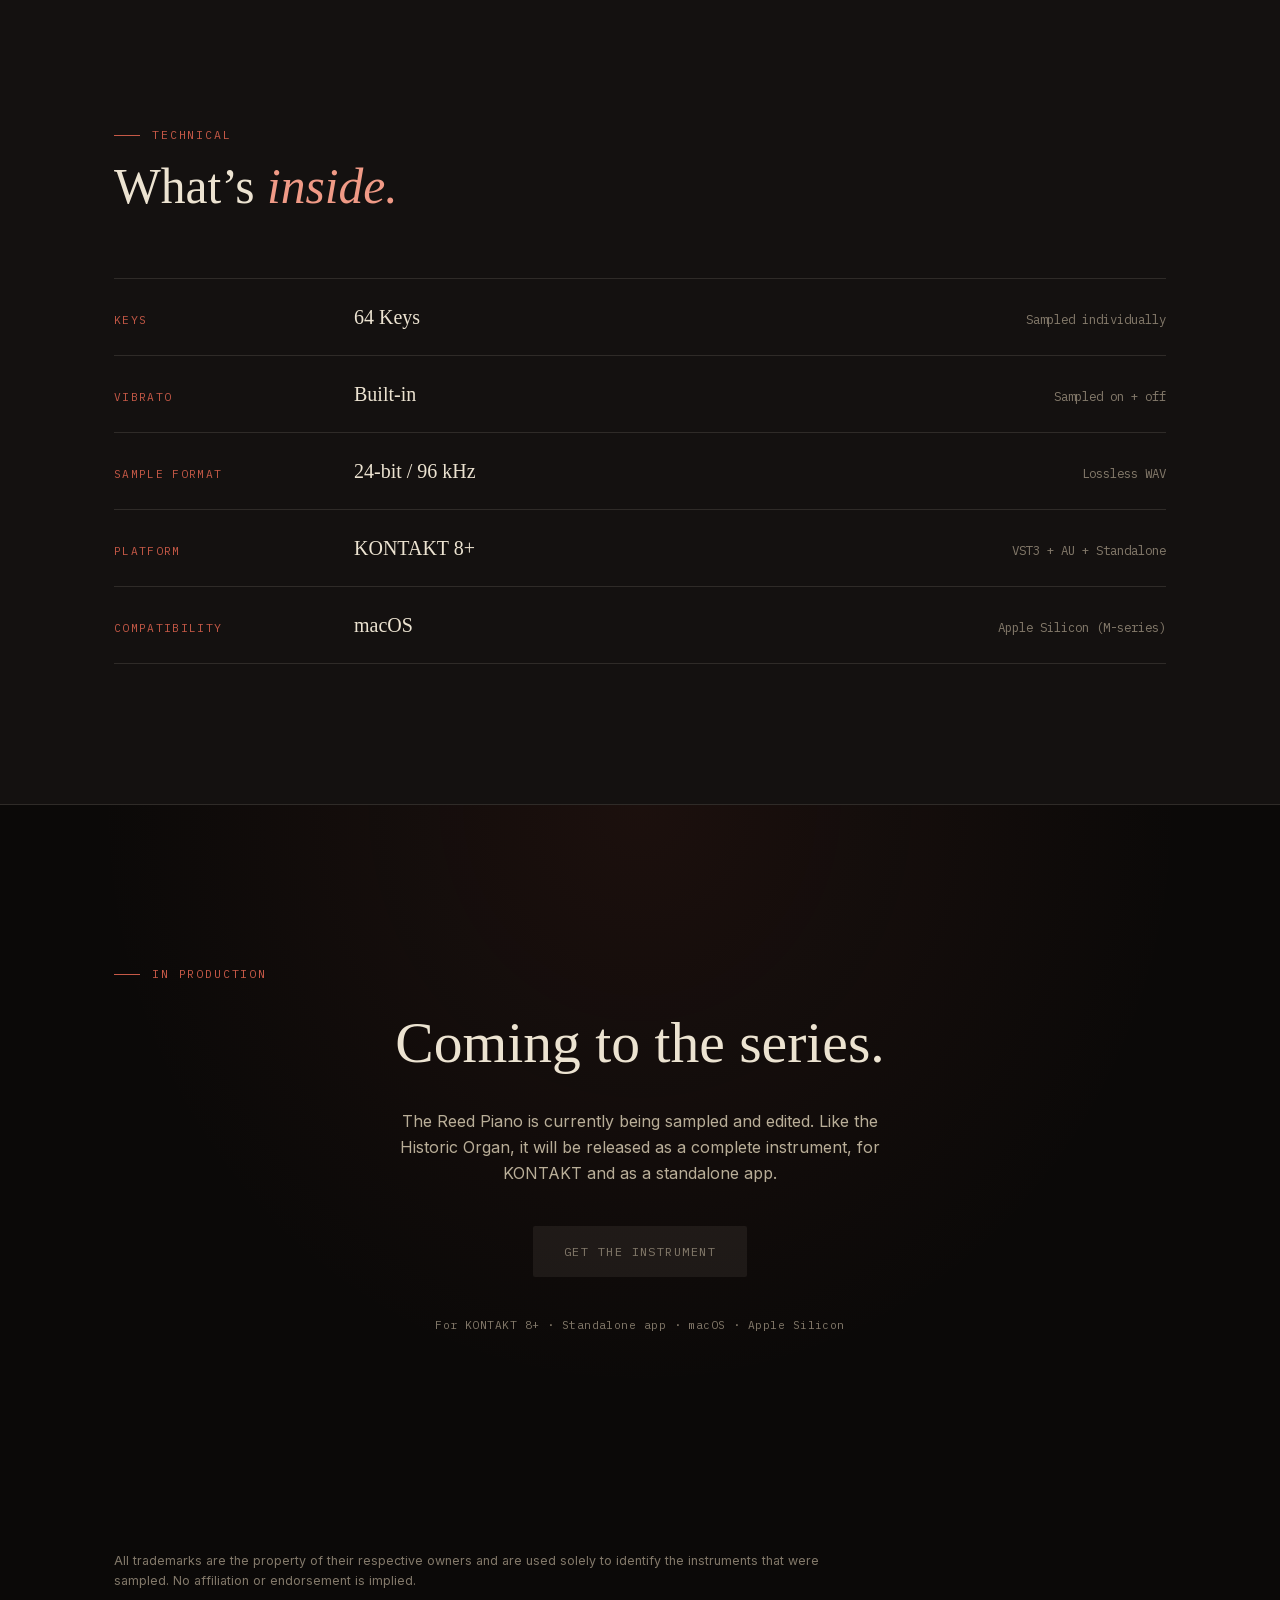
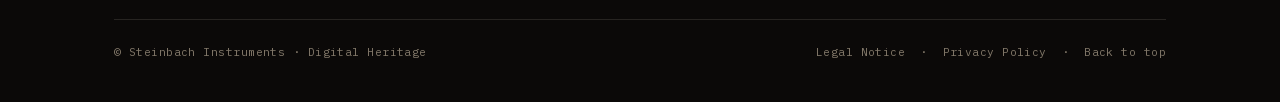
<file: reed-piano.html>
<!DOCTYPE html>
<html lang="en">
<head>
<meta charset="UTF-8" />
<meta name="viewport" content="width=device-width, initial-scale=1.0" />
<title>Reed Piano · Steinbach Instruments</title>
<link rel="stylesheet" href="assets/css/fonts.css" />
<link rel="icon" href="assets/icons/favicon.svg" type="image/svg+xml" />
<link rel="icon" href="assets/icons/favicon-32.png" sizes="32x32" type="image/png" />
<link rel="apple-touch-icon" href="assets/icons/apple-touch-icon.png" />
<link rel="stylesheet" href="assets/css/styles.css" />
<style>
  :root{
    --void:#0b0908;
    --void-2:#141110;
    --void-3:#1b1614;
    --deep-avocado:#1d2114;
    --parchment:#ece3d1;
    --parchment-dim:#b9ae98;
    --parchment-faint:#83796a;
    --brass:#c65947;
    --brass-bright:#f09a86;
    --slate:#6b7480;
    --line: rgba(236,227,209,0.12);
    --line-strong: rgba(236,227,209,0.22);
    --font-display: 'Fraunces', serif;
    --font-body: 'Inter', sans-serif;
    --font-mono: 'IBM Plex Mono', monospace;
  }

  


  /* ---------- HERO ---------- */
  .hero{
    position:relative;
    min-height:100svh;
    display:flex;
    align-items:flex-end;
    overflow:hidden;
    border-bottom:1px solid var(--line);
  }
  .hero-bg{
    position:absolute; inset:0;
    background:
      radial-gradient(ellipse at 50% 20%, rgba(198,89,71,0.12), transparent 55%),
      linear-gradient(180deg, var(--void-2) 0%, var(--void) 62%, var(--void) 100%);
  }
  .hero-bg::after{
    content:"";
    position:absolute; inset:0;
    background:repeating-linear-gradient(90deg, transparent 0 46px, rgba(236,227,209,0.025) 46px 47px);
    opacity:0.6;
  }
  .hero-beam{
    position:absolute; top:-12%; left:-8%; width:160%; height:170%;
    transform-origin:0% 0%;
    background:conic-gradient(from 0deg at 0% 0%,
      transparent 98deg,
      rgba(240,154,134,0.025) 116deg,
      rgba(240,154,134,0.06) 135deg,
      rgba(240,154,134,0.025) 154deg,
      transparent 172deg);
    mix-blend-mode:screen;
    -webkit-mask-image:linear-gradient(180deg, #000 0%, #000 28%, transparent 57%);
    mask-image:linear-gradient(180deg, #000 0%, #000 28%, transparent 57%);
    animation:spotlight 14s ease-in-out infinite alternate;
  }
  @keyframes spotlight{
    from{ transform:rotate(-7deg); }
    to{ transform:rotate(7deg); }
  }

  .hero-content{
    position:relative; z-index:2;
    width:100%;
    max-width:1180px;
    margin:0 auto;
    padding:120px clamp(20px,5vw,64px) 88px;
    text-align:center;
    display:flex; flex-direction:column;
    justify-content:flex-end;
    min-height:100svh;
  }
  .hero h1{
    font-family:var(--font-display);
    font-optical-sizing:auto;
    font-weight:340;
    font-size:clamp(4rem, 11vw, 10rem);
    line-height:0.92;
    letter-spacing:-0.01em;
    white-space:nowrap;
    margin:0 0 28px;
    color:var(--parchment);
    text-shadow:0 2px 30px rgba(11,9,8,0.6), 0 0 90px rgba(11,9,8,0.5);
  }
  .hero h1 em{
    font-style:italic;
    font-weight:300;
    color:var(--brass-bright);
  }
  @media (max-width:719px){
    .hero h1{ white-space:normal; font-size:clamp(3rem, 15vw, 5.5rem); }
  }
  .hero-sub{
    font-family:var(--font-mono);
    font-size:0.82rem;
    letter-spacing:0.05em;
    color:var(--parchment-dim);
    margin:0 0 38px;
  }
  .hero-actions{ display:flex; flex-wrap:wrap; gap:16px; justify-content:center; }

  .btn{
    font-family:var(--font-mono);
    font-size:0.75rem;
    letter-spacing:0.12em;
    text-transform:uppercase;
    text-decoration:none;
    padding:15px 30px;
    border-radius:2px;
    border:1px solid var(--brass);
    transition:all 0.25s ease;
    cursor:pointer;
    background:none;
  }
  .btn-fill{
    background:linear-gradient(180deg, var(--brass-bright), var(--brass));
    color:var(--void);
    border-color:transparent;
  }
  .btn-fill:hover{ filter:brightness(1.12); transform:translateY(-1px); }
  .btn-ghost{ color:var(--parchment-dim); }
  .btn-ghost:hover{ border-color:var(--brass-bright); color:var(--brass-bright); }
  .btn-disabled{
    background:rgba(236,227,209,0.07);
    border-color:transparent;
    color:var(--parchment-faint);
    cursor:not-allowed;
  }
  .btn-disabled:hover{ transform:none; filter:none; }
  .btn-small{ padding:10px 18px; font-size:0.68rem; }

  /* ---------- SECTION GENERIC ---------- */
  .section{ padding:140px 0; border-bottom:1px solid var(--line); }
  .section-head{ max-width:640px; margin-bottom:64px; }
  .section-head h2,
  .rank-copy h2{
    font-family:var(--font-display);
    font-weight:340;
    font-size:clamp(2rem, 4.2vw, 3.1rem);
    line-height:1.08;
    margin:16px 0 0;
    color:var(--parchment);
  }
  .section-head h2 i,
  .rank-copy h2 i{ color:var(--brass-bright); font-style:italic; font-weight:300; }

  /* ---------- PREVIEW / DEMO PLACEHOLDER ---------- */
  .rank-section{ background:var(--void-2); }
  .rank-copy{ max-width:620px; margin-bottom:56px; }
  .rank-copy p{ color:var(--parchment-dim); }

  .rank-stage{
    background:var(--void-3);
    border:1px solid var(--line);
    border-radius:4px;
  }
  .demo-placeholder{
    min-height:340px;
    display:flex; flex-direction:column;
    align-items:center; justify-content:center;
    gap:16px;
    text-align:center;
    padding:48px 24px;
  }
  .demo-placeholder-title{
    font-family:var(--font-display);
    font-weight:340; font-style:italic;
    font-size:1.5rem;
    color:var(--parchment-dim);
    margin:0;
  }
  .demo-placeholder-sub{
    font-family:var(--font-mono);
    font-size:0.7rem; letter-spacing:0.14em; text-transform:uppercase;
    color:var(--parchment-faint);
    margin:0;
  }
  .demo-placeholder-reeds{
    display:flex; align-items:flex-end; gap:5px;
    margin-bottom:10px;
  }
  .demo-placeholder-reeds span{
    width:9px;
    border-radius:2px 2px 1px 1px;
    background:linear-gradient(180deg, #35302b, #1c1815);
    border:1px solid rgba(236,227,209,0.08);
  }
  .demo-placeholder-reeds span:nth-child(2n){
    background:linear-gradient(180deg, #3a2620 0%, #20130f 100%);
    border-color:rgba(198,89,71,0.25);
  }
  .demo-placeholder-reeds span:nth-child(1){ height:58px; }
  .demo-placeholder-reeds span:nth-child(2){ height:52px; }
  .demo-placeholder-reeds span:nth-child(3){ height:47px; }
  .demo-placeholder-reeds span:nth-child(4){ height:42px; }
  .demo-placeholder-reeds span:nth-child(5){ height:38px; }
  .demo-placeholder-reeds span:nth-child(6){ height:34px; }
  .demo-placeholder-reeds span:nth-child(7){ height:30px; }
  .demo-placeholder-reeds span:nth-child(8){ height:27px; }
  .demo-placeholder-reeds span:nth-child(9){ height:24px; }
  .demo-placeholder-reeds span:nth-child(10){ height:21px; }

  /* ---------- FEATURES ---------- */
  .feature-row{
    display:grid; grid-template-columns:120px 1fr; gap:32px;
    padding:36px 0; border-top:1px solid var(--line);
  }
  .feature-row:last-child{ border-bottom:1px solid var(--line); }
  .feature-num{
    font-family:var(--font-mono); color:var(--brass); font-size:0.85rem; padding-top:4px;
  }
  .feature-row h3{
    font-family:var(--font-display); font-weight:400; font-size:1.5rem; margin:0 0 10px;
    color:var(--parchment);
  }
  .feature-row p{ margin:0; color:var(--parchment-dim); max-width:640px; }
  @media (max-width:640px){ .feature-row{ grid-template-columns:1fr; gap:8px; } }

  /* ---------- PLATE (image placeholder, archival style) ---------- */
  .plate{
    position:relative;
    border-radius:3px;
    overflow:hidden;
    background:
      radial-gradient(ellipse at 30% 20%, rgba(198,89,71,0.10), transparent 60%),
      linear-gradient(155deg, #221a17 0%, #0e0c0b 70%);
    border:1px solid var(--line);
    min-height:260px;
  }
  .plate::before{
    content:"";
    position:absolute; inset:0;
    background:repeating-linear-gradient(115deg, rgba(255,255,255,0.02) 0 2px, transparent 2px 5px);
  }
  .plate-label{
    position:absolute; left:14px; bottom:14px; right:14px;
    z-index:2;
    display:flex; justify-content:space-between; gap:12px;
    font-family:var(--font-mono); font-size:0.62rem; letter-spacing:0.08em;
    color:var(--parchment-dim); text-transform:uppercase;
  }
  .plate-label span:last-child{ color:var(--brass); text-align:right; }

  /* ---------- INSTRUMENT STORY ---------- */
  .instrument{ background:var(--deep-avocado); border-bottom:1px solid var(--line); }
  .instrument-grid{
    display:grid; grid-template-columns:1fr 1fr; gap:64px; align-items:stretch;
  }
  .instrument-text p{ color:#dde2cf; }
  .instrument-text strong{ color:var(--parchment); }
  .pull-quote{
    font-family:var(--font-display); font-style:italic; font-weight:300;
    font-size:1.4rem; line-height:1.4; color:var(--brass-bright);
    margin:34px 0 0; padding-left:22px; border-left:2px solid var(--brass);
  }
  .instrument .plate{ min-height:420px; }
  @media (max-width:860px){ .instrument-grid{ grid-template-columns:1fr; } .instrument .plate{ min-height:280px; } }

  /* ---------- GALLERY ---------- */
  .gallery-grid{
    display:grid; grid-template-columns:1.3fr 1fr 1fr; gap:18px;
  }
  .gallery-grid .plate:first-child{ min-height:440px; }
  .gallery-grid .plate{ min-height:210px; }
  @media (max-width:760px){ .gallery-grid{ grid-template-columns:1fr; } .gallery-grid .plate:first-child{ min-height:260px; } }

  /* ---------- SPECS ---------- */
  .specs{ background:var(--void-2); }
  .spec-table{ border-top:1px solid var(--line); }
  .spec-row{
    display:grid; grid-template-columns:220px 1fr 1fr;
    gap:20px; padding:22px 0; border-bottom:1px solid var(--line);
    align-items:baseline;
  }
  .spec-label{ font-family:var(--font-mono); font-size:0.7rem; letter-spacing:0.12em; text-transform:uppercase; color:var(--brass); }
  .spec-value{ font-family:var(--font-display); font-size:1.25rem; font-weight:400; color:var(--parchment); }
  .spec-sub{ font-family:var(--font-mono); font-size:0.78rem; color:var(--parchment-faint); text-align:right; }
  @media (max-width:640px){
    .spec-row{ grid-template-columns:1fr; gap:4px; }
    .spec-sub{ text-align:left; }
  }

  /* ---------- CTA ---------- */
  .cta{
    text-align:center; padding:160px 0;
    background:
      radial-gradient(ellipse at 50% 0%, rgba(198,89,71,0.09), transparent 60%),
      var(--void);
  }
  .cta h2{
    font-family:var(--font-display); font-weight:340;
    font-size:clamp(2.2rem, 5vw, 3.6rem); margin:14px 0 20px;
  }
  .cta p{ color:var(--parchment-dim); max-width:520px; margin:0 auto 40px; }
  .cta .btn{ display:inline-block; }
  .cta-fine{ margin-top:40px; font-family:var(--font-mono); font-size:0.7rem; color:var(--parchment-faint); letter-spacing:0.04em; }

  /* ---------- FOOTER ---------- */

  @media (max-width:720px){
    .section{ padding:88px 0; }
    .cta{ padding:100px 0; }
  }
</style>
</head>
<body>

<div class="grain"></div>

<header class="nav" id="nav">
  <a href="index.html" class="nav-mark">STEINBACH <span>INSTRUMENTS</span></a>
  <button class="nav-toggle" id="nav-toggle" type="button" aria-expanded="false" aria-label="Menu">
    <span></span><span></span><span></span>
  </button>
  <ul class="nav-links">
    <li><a href="index.html">Home</a></li>
    <li class="nav-item-drop">
      <a href="instruments.html" class="active">Instruments<span class="caret">▾</span></a>
      <ul class="nav-drop-menu">
        <li><a href="historic-organ.html">Historic Organ</a></li>
        <li><a href="tine-piano.html">Tine Piano</a></li>
        <li><a href="transistor-organ.html">Transistor Organ</a></li>
        <li><a href="reed-piano.html" class="current">Reed Piano</a></li>
      </ul>
    </li>
    <li><a href="about.html">About</a></li>
    <li><a href="contact.html">Contact</a></li>
  </ul>
</header>

<main id="top">

  <section class="hero">
    <div class="hero-bg"></div>
    <div class="hero-beam"></div>
    <div class="hero-content">
      <h1>Reed <em>Piano</em></h1>
      <p class="hero-sub">Electro-mechanical reed piano · Currently in production</p>
      <div class="hero-actions">
        <a href="#preview" class="btn btn-fill">Preview</a>
        <a href="#download" class="btn btn-ghost">Release &middot; Coming soon</a>
      </div>
    </div>
  </section>

  <section class="section rank-section" id="preview">
    <div class="wrap">
      <div class="rank-copy reveal">
        <div class="eyebrow">Interactive Preview</div>
        <h2>Strike the <i>reeds.</i></h2>
        <p>Like the Historic Organ, the Reed Piano will feature a playable preview: the original panel, real sampled sound, right here in the browser. The instrument is currently being sampled and edited.</p>
      </div>

      <div class="rank-stage demo-placeholder reveal">
        <div class="demo-placeholder-reeds" aria-hidden="true">
          <span></span><span></span><span></span><span></span><span></span><span></span><span></span><span></span><span></span><span></span>
        </div>
        <p class="demo-placeholder-title">The demo is being built.</p>
        <p class="demo-placeholder-sub">Sampling in progress &middot; Preview follows</p>
      </div>
    </div>
  </section>

  <section class="section">
    <div class="wrap">
      <div class="section-head reveal">
        <div class="eyebrow">Built For Bite</div>
        <h2>Designed for <i>soul.</i></h2>
      </div>

      <div class="features">
        <div class="feature-row reveal">
          <div class="feature-num">01</div>
          <div><h3>Key-by-Key Sampling</h3><p>Every reed captured individually. Played softly, it purrs like a vibraphone. Each key keeps its own voice and temper.</p></div>
        </div>
        <div class="feature-row reveal">
          <div class="feature-num">02</div>
          <div><h3>Multiple Velocity Layers</h3><p>The famous bark lives in the dynamics: strike harder and the reeds overdrive into that growling midrange. The full dynamic arc is preserved across velocity layers.</p></div>
        </div>
        <div class="feature-row reveal">
          <div class="feature-num">03</div>
          <div><h3>Vibrato, Both Ways</h3><p>The built-in vibrato is half the charm of the instrument. Every key is sampled with and without it, switchable just like on the original panel.</p></div>
        </div>
        <div class="feature-row reveal">
          <div class="feature-num">04</div>
          <div><h3>KONTAKT &amp; Standalone</h3><p>Available for Native Instruments KONTAKT and as a standalone app, with a custom GUI in the style of the original panel, in the same series design as the Historic Organ.</p></div>
        </div>
        <div class="feature-row reveal">
          <div class="feature-num">05</div>
          <div><h3>An Icon, Preserved</h3><p>The reeds snap, and every replacement is hand-tuned with solder: no two instruments age alike. This library documents one of them, faithfully, for good.</p></div>
        </div>
      </div>
    </div>
  </section>

  <section class="section instrument" id="instrument">
    <div class="wrap">
      <div class="instrument-grid">
        <div class="instrument-text reveal">
          <div class="eyebrow">The Instrument</div>
          <h2 style="font-family:var(--font-display); font-weight:340; font-size:clamp(2rem,4vw,3rem); margin:16px 0 26px;">The bark of soul. <i style="color:var(--brass-bright); font-style:italic; font-weight:300;">The purr of ballads.</i></h2>
          <p>The instrument behind this library is a <strong>Wurlitzer 200A</strong>: the classic American electric piano, built from the 1950s onward, that makes its sound with hammers striking steel reeds over an electrostatic pickup. A mechanism found in no other instrument: soft, it shimmers; hard, it barks.</p>
          <p>That voice carried decades of soul, rock and pop. But the instrument is famously fragile: reeds snap mid-song, replacements must be tuned by hand with drops of solder, and the amplifiers hum with age. Every surviving unit is a little different, and slowly becoming rarer.</p>
          <p class="pull-quote">No two reed pianos age alike. This one is worth remembering.</p>
        </div>
        <div class="plate reveal">
          <div class="plate-label"><span>Plate 01 &middot; Awaiting photography</span><span>In production</span></div>
        </div>
      </div>
    </div>
  </section>

  <section class="section" id="recording">
    <div class="wrap">
      <div class="section-head reveal">
        <div class="eyebrow">Recording Session</div>
        <h2>In the <i>studio.</i></h2>
      </div>
      <div class="gallery-grid">
        <div class="plate reveal"><div class="plate-label"><span>Plate 02 &middot; Awaiting photography</span><span>01</span></div></div>
        <div class="plate reveal"><div class="plate-label"><span>Plate 03 &middot; Awaiting photography</span><span>02</span></div></div>
        <div class="plate reveal"><div class="plate-label"><span>Plate 04 &middot; Awaiting photography</span><span>03</span></div></div>
      </div>
    </div>
  </section>

  <section class="section specs" id="technical">
    <div class="wrap">
      <div class="section-head reveal">
        <div class="eyebrow">Technical</div>
        <h2>What&rsquo;s <i>inside.</i></h2>
      </div>
      <div class="spec-table reveal">
        <div class="spec-row"><div class="spec-label">Keys</div><div class="spec-value">64 Keys</div><div class="spec-sub">Sampled individually</div></div>
        <div class="spec-row"><div class="spec-label">Vibrato</div><div class="spec-value">Built-in</div><div class="spec-sub">Sampled on + off</div></div>
        <div class="spec-row"><div class="spec-label">Sample Format</div><div class="spec-value">24-bit / 96 kHz</div><div class="spec-sub">Lossless WAV</div></div>
        <div class="spec-row"><div class="spec-label">Platform</div><div class="spec-value">KONTAKT 8+</div><div class="spec-sub">VST3 + AU + Standalone</div></div>
        <div class="spec-row"><div class="spec-label">Compatibility</div><div class="spec-value">macOS</div><div class="spec-sub">Apple Silicon (M-series)</div></div>
      </div>
    </div>
  </section>

  <section class="cta" id="download">
    <div class="wrap">
      <div class="eyebrow reveal">In Production</div>
      <h2 class="reveal">Coming to the series.</h2>
      <p class="reveal">The Reed Piano is currently being sampled and edited. Like the Historic Organ, it will be released as a complete instrument, for KONTAKT and as a standalone app.</p>
      <span class="btn btn-disabled reveal" aria-disabled="true">Get the instrument</span>
      <div class="cta-fine reveal">For KONTAKT 8+ &middot; Standalone app &middot; macOS &middot; Apple Silicon</div>
    </div>
  </section>

</main>

<footer class="footer">
  <div class="wrap">
    <p class="footer-disclaimer">All trademarks are the property of their respective owners and are used solely to identify the instruments that were sampled. No affiliation or endorsement is implied.</p>
    <div class="footer-bottom">
      <span>&copy; Steinbach Instruments &middot; Digital Heritage</span>
      <span><a href="impressum.html">Legal Notice</a> &nbsp;&middot;&nbsp; <a href="datenschutz.html">Privacy Policy</a> &nbsp;&middot;&nbsp; <a href="#top">Back to top</a></span>
    </div>
  </div>
</footer>

<script src="assets/js/main.js"></script>

</body>
</html>
</file>
<file: assets/css/fonts.css>
/* ==========================================================================
   Self-hosted webfonts (Fraunces, Inter, IBM Plex Mono).
   Previously loaded from fonts.googleapis.com / fonts.gstatic.com — moved
   here so no font request (and the visitor's IP) ever leaves the server,
   for GDPR/DSGVO compliance. Files retrieved from Google Fonts and used
   under the SIL Open Font License 1.1, see assets/fonts/*/OFL.txt.
   Latin + Latin Extended subsets only (covers German/English content).
   ========================================================================== */

/* ---------- Fraunces (variable: weight 300–700, optical size 9–144) ---------- */
@font-face {
  font-family: 'Fraunces';
  font-style: normal;
  font-weight: 300 700;
  font-display: swap;
  src: url('../fonts/fraunces/fraunces-300-700-latin.woff2') format('woff2');
  unicode-range: U+0000-00FF, U+0131, U+0152-0153, U+02BB-02BC, U+02C6, U+02DA, U+02DC, U+0304, U+0308, U+0329, U+2000-206F, U+20AC, U+2122, U+2191, U+2193, U+2212, U+2215, U+FEFF, U+FFFD;
}
@font-face {
  font-family: 'Fraunces';
  font-style: normal;
  font-weight: 300 700;
  font-display: swap;
  src: url('../fonts/fraunces/fraunces-300-700-latin-ext.woff2') format('woff2');
  unicode-range: U+0100-02BA, U+02BD-02C5, U+02C7-02CC, U+02CE-02D7, U+02DD-02FF, U+0304, U+0308, U+0329, U+1D00-1DBF, U+1E00-1E9F, U+1EF2-1EFF, U+2020, U+20A0-20AB, U+20AD-20C0, U+2113, U+2C60-2C7F, U+A720-A7FF;
}

/* ---------- Inter (variable file, pinned to the weights the site uses) ---------- */
@font-face {
  font-family: 'Inter';
  font-style: normal;
  font-weight: 400;
  font-display: swap;
  src: url('../fonts/inter/inter-latin.woff2') format('woff2');
  unicode-range: U+0000-00FF, U+0131, U+0152-0153, U+02BB-02BC, U+02C6, U+02DA, U+02DC, U+0304, U+0308, U+0329, U+2000-206F, U+20AC, U+2122, U+2191, U+2193, U+2212, U+2215, U+FEFF, U+FFFD;
}
@font-face {
  font-family: 'Inter';
  font-style: normal;
  font-weight: 400;
  font-display: swap;
  src: url('../fonts/inter/inter-latin-ext.woff2') format('woff2');
  unicode-range: U+0100-02BA, U+02BD-02C5, U+02C7-02CC, U+02CE-02D7, U+02DD-02FF, U+0304, U+0308, U+0329, U+1D00-1DBF, U+1E00-1E9F, U+1EF2-1EFF, U+2020, U+20A0-20AB, U+20AD-20C0, U+2113, U+2C60-2C7F, U+A720-A7FF;
}
@font-face {
  font-family: 'Inter';
  font-style: normal;
  font-weight: 500;
  font-display: swap;
  src: url('../fonts/inter/inter-latin.woff2') format('woff2');
  unicode-range: U+0000-00FF, U+0131, U+0152-0153, U+02BB-02BC, U+02C6, U+02DA, U+02DC, U+0304, U+0308, U+0329, U+2000-206F, U+20AC, U+2122, U+2191, U+2193, U+2212, U+2215, U+FEFF, U+FFFD;
}
@font-face {
  font-family: 'Inter';
  font-style: normal;
  font-weight: 500;
  font-display: swap;
  src: url('../fonts/inter/inter-latin-ext.woff2') format('woff2');
  unicode-range: U+0100-02BA, U+02BD-02C5, U+02C7-02CC, U+02CE-02D7, U+02DD-02FF, U+0304, U+0308, U+0329, U+1D00-1DBF, U+1E00-1E9F, U+1EF2-1EFF, U+2020, U+20A0-20AB, U+20AD-20C0, U+2113, U+2C60-2C7F, U+A720-A7FF;
}
@font-face {
  font-family: 'Inter';
  font-style: normal;
  font-weight: 600;
  font-display: swap;
  src: url('../fonts/inter/inter-latin.woff2') format('woff2');
  unicode-range: U+0000-00FF, U+0131, U+0152-0153, U+02BB-02BC, U+02C6, U+02DA, U+02DC, U+0304, U+0308, U+0329, U+2000-206F, U+20AC, U+2122, U+2191, U+2193, U+2212, U+2215, U+FEFF, U+FFFD;
}
@font-face {
  font-family: 'Inter';
  font-style: normal;
  font-weight: 600;
  font-display: swap;
  src: url('../fonts/inter/inter-latin-ext.woff2') format('woff2');
  unicode-range: U+0100-02BA, U+02BD-02C5, U+02C7-02CC, U+02CE-02D7, U+02DD-02FF, U+0304, U+0308, U+0329, U+1D00-1DBF, U+1E00-1E9F, U+1EF2-1EFF, U+2020, U+20A0-20AB, U+20AD-20C0, U+2113, U+2C60-2C7F, U+A720-A7FF;
}

/* ---------- IBM Plex Mono ---------- */
@font-face {
  font-family: 'IBM Plex Mono';
  font-style: normal;
  font-weight: 400;
  font-display: swap;
  src: url('../fonts/ibm-plex-mono/ibm-plex-mono-400-latin.woff2') format('woff2');
  unicode-range: U+0000-00FF, U+0131, U+0152-0153, U+02BB-02BC, U+02C6, U+02DA, U+02DC, U+0304, U+0308, U+0329, U+2000-206F, U+20AC, U+2122, U+2191, U+2193, U+2212, U+2215, U+FEFF, U+FFFD;
}
@font-face {
  font-family: 'IBM Plex Mono';
  font-style: normal;
  font-weight: 400;
  font-display: swap;
  src: url('../fonts/ibm-plex-mono/ibm-plex-mono-400-latin-ext.woff2') format('woff2');
  unicode-range: U+0100-02BA, U+02BD-02C5, U+02C7-02CC, U+02CE-02D7, U+02DD-02FF, U+0304, U+0308, U+0329, U+1D00-1DBF, U+1E00-1E9F, U+1EF2-1EFF, U+2020, U+20A0-20AB, U+20AD-20C0, U+2113, U+2C60-2C7F, U+A720-A7FF;
}
@font-face {
  font-family: 'IBM Plex Mono';
  font-style: normal;
  font-weight: 500;
  font-display: swap;
  src: url('../fonts/ibm-plex-mono/ibm-plex-mono-500-latin.woff2') format('woff2');
  unicode-range: U+0000-00FF, U+0131, U+0152-0153, U+02BB-02BC, U+02C6, U+02DA, U+02DC, U+0304, U+0308, U+0329, U+2000-206F, U+20AC, U+2122, U+2191, U+2193, U+2212, U+2215, U+FEFF, U+FFFD;
}
@font-face {
  font-family: 'IBM Plex Mono';
  font-style: normal;
  font-weight: 500;
  font-display: swap;
  src: url('../fonts/ibm-plex-mono/ibm-plex-mono-500-latin-ext.woff2') format('woff2');
  unicode-range: U+0100-02BA, U+02BD-02C5, U+02C7-02CC, U+02CE-02D7, U+02DD-02FF, U+0304, U+0308, U+0329, U+1D00-1DBF, U+1E00-1E9F, U+1EF2-1EFF, U+2020, U+20A0-20AB, U+20AD-20C0, U+2113, U+2C60-2C7F, U+A720-A7FF;
}
</file>
<file: assets/css/styles.css>
/* ==========================================================================
   Steinbach Instruments — global stylesheet
   Loaded on every page before the page's own inline <style> block, which
   layers on page-specific sections. This file owns the shared chrome:
   reset, typography defaults, nav, footer, buttons, and layout primitives.
   ========================================================================== */

:root{
  --void:#0b0908;
  --void-2:#141110;
  --void-3:#1b1614;
  --parchment:#ece3d1;
  --parchment-dim:#b9ae98;
  --parchment-faint:#83796a;
  --brass:#b58a4a;
  --brass-bright:#e8c078;
  --line: rgba(236,227,209,0.12);
  --line-strong: rgba(236,227,209,0.22);
  --font-display: 'Fraunces', serif;
  --font-body: 'Inter', sans-serif;
  --font-mono: 'IBM Plex Mono', monospace;
  --nav-h: 84px;
}

/* ---------- RESET ---------- */
*, *::before, *::after{ box-sizing:border-box; }
html{ scroll-behavior:smooth; }
@media (prefers-reduced-motion: reduce){
  html{ scroll-behavior:auto; }
}
body{
  margin:0;
  background:var(--void);
  color:var(--parchment);
  font-family:var(--font-body);
  font-size:16px;
  line-height:1.6;
  -webkit-font-smoothing:antialiased;
  -moz-osx-font-smoothing:grayscale;
}
img{ max-width:100%; display:block; }
a{ color:inherit; }
ul{ margin:0; padding:0; list-style:none; }
h1, h2, h3, h4, p{ margin:0; }
button{ font:inherit; color:inherit; }

/* ---------- LAYOUT PRIMITIVES ---------- */
.wrap{
  max-width:1180px;
  margin:0 auto;
  padding:0 clamp(20px, 5vw, 64px);
}
.eyebrow{
  display:flex;
  align-items:center;
  gap:12px;
  font-family:var(--font-mono);
  font-size:0.72rem;
  letter-spacing:0.16em;
  text-transform:uppercase;
  color:var(--brass);
}
.eyebrow::before{
  content:"";
  width:26px; height:1px;
  background:var(--brass);
}

/* ---------- GRAIN OVERLAY ---------- */
.grain{
  position:fixed; inset:0;
  z-index:9000;
  pointer-events:none;
  opacity:0.035;
  mix-blend-mode:overlay;
  background-image:url("[data-uri]");
  background-size:200px 200px;
}

/* ---------- SCROLL REVEAL ----------
   .reveal elements fade/rise into place via a .in-view class toggled by
   assets/js/main.js on IntersectionObserver. Kept to opacity/transform only
   and at this exact timing so pages that layer extra transitions onto
   .reveal elements (e.g. .collection-exhibit) can extend the list safely. */
.reveal{
  opacity:0;
  transform:translateY(28px);
  transition:opacity 0.8s ease, transform 0.8s ease;
}
.reveal.in-view{
  opacity:1;
  transform:none;
}
@media (prefers-reduced-motion: reduce){
  .reveal{ opacity:1; transform:none; transition:none; }
}

/* ---------- BUTTONS (shared fallback; pages may extend) ---------- */
.btn{
  font-family:var(--font-mono);
  font-size:0.75rem;
  letter-spacing:0.12em;
  text-transform:uppercase;
  text-decoration:none;
  padding:15px 30px;
  border-radius:2px;
  border:1px solid var(--brass);
  transition:all 0.25s ease;
  cursor:pointer;
  background:none;
  display:inline-block;
}
.btn-fill{
  background:linear-gradient(180deg, var(--brass-bright), var(--brass));
  color:var(--void);
  border-color:transparent;
}
.btn-fill:hover{ filter:brightness(1.12); transform:translateY(-1px); }
.btn-ghost{ color:var(--parchment-dim); }
.btn-ghost:hover{ border-color:var(--brass-bright); color:var(--brass-bright); }

/* ---------- NAV ---------- */
.nav{
  position:fixed; top:0; left:0; right:0;
  z-index:1000;
  display:flex;
  align-items:center;
  justify-content:space-between;
  height:var(--nav-h);
  padding:0 clamp(20px, 5vw, 64px);
  background:rgba(11,9,8,0.7);
  backdrop-filter:blur(14px) saturate(140%);
  -webkit-backdrop-filter:blur(14px) saturate(140%);
  border-bottom:1px solid transparent;
  transition:background 0.3s ease, border-color 0.3s ease, height 0.3s ease;
}
.nav.is-scrolled{
  height:64px;
  background:rgba(11,9,8,0.92);
  border-bottom-color:var(--line);
}
.nav-mark{
  font-family:var(--font-mono);
  font-size:0.78rem;
  font-weight:500;
  letter-spacing:0.14em;
  text-transform:uppercase;
  color:var(--parchment);
  text-decoration:none;
  white-space:nowrap;
}
.nav-mark span{ color:var(--parchment-faint); font-weight:400; }

.nav-links{
  display:flex;
  align-items:center;
  gap:38px;
  font-family:var(--font-mono);
  font-size:0.72rem;
  letter-spacing:0.1em;
  text-transform:uppercase;
}
.nav-links > li > a{
  display:inline-flex;
  align-items:center;
  gap:5px;
  padding:8px 0;
  color:var(--parchment-dim);
  text-decoration:none;
  transition:color 0.2s ease;
}
.nav-links > li > a:hover,
.nav-links > li > a.active,
.nav-links > li > a.current{
  color:var(--brass-bright);
}
.caret{
  font-size:0.6rem;
  line-height:1;
  transition:transform 0.2s ease;
}
.nav-item-drop{ position:relative; }
.nav-item-drop:hover .caret,
.nav-item-drop.is-open .caret{ transform:rotate(180deg); }

.nav-drop-menu{
  position:absolute;
  top:calc(100% + 16px);
  left:50%;
  transform:translateX(-50%) translateY(-6px);
  min-width:200px;
  background:var(--void-2);
  border:1px solid var(--line);
  border-radius:4px;
  padding:8px;
  opacity:0;
  visibility:hidden;
  transition:opacity 0.2s ease, transform 0.2s ease, visibility 0.2s ease;
  box-shadow:0 20px 40px rgba(0,0,0,0.4);
}
.nav-item-drop:hover .nav-drop-menu,
.nav-item-drop:focus-within .nav-drop-menu,
.nav-item-drop.is-open .nav-drop-menu{
  opacity:1;
  visibility:visible;
  transform:translateX(-50%) translateY(0);
}
.nav-drop-menu li a{
  display:block;
  padding:10px 14px;
  border-radius:3px;
  font-size:0.72rem;
  letter-spacing:0.08em;
  white-space:nowrap;
  color:var(--parchment-dim);
  text-decoration:none;
  transition:background 0.2s ease, color 0.2s ease;
}
.nav-drop-menu li a:hover,
.nav-drop-menu li a.current{
  background:var(--void-3);
  color:var(--brass-bright);
}

.nav-toggle{
  display:none;
  flex-direction:column;
  justify-content:center;
  align-items:flex-end;
  gap:5px;
  width:36px; height:36px;
  padding:0;
  background:none;
  border:none;
  cursor:pointer;
  z-index:1100;
}
.nav-toggle span{
  display:block;
  width:100%; height:1px;
  background:var(--parchment);
  transition:transform 0.25s ease, opacity 0.25s ease, width 0.25s ease;
}
.nav-toggle.is-open span:nth-child(1){ transform:translateY(6px) rotate(45deg); width:100%; }
.nav-toggle.is-open span:nth-child(2){ opacity:0; }
.nav-toggle.is-open span:nth-child(3){ transform:translateY(-6px) rotate(-45deg); width:100%; }

@media (max-width:900px){
  .nav-toggle{ display:flex; }

  .nav-links{
    position:fixed;
    top:0; right:0; bottom:0;
    height:100svh;
    width:min(320px, 84vw);
    flex-direction:column;
    align-items:flex-start;
    justify-content:flex-start;
    gap:2px;
    background:var(--void-2);
    border-left:1px solid var(--line);
    padding:calc(var(--nav-h) + 24px) 32px 40px;
    overflow-y:auto;
    transform:translateX(100%);
    transition:transform 0.35s cubic-bezier(0.4,0,0.2,1);
  }
  .nav-links.is-open{ transform:translateX(0); }
  .nav-links > li{ width:100%; }
  .nav-links > li > a{
    width:100%;
    justify-content:space-between;
    padding:16px 0;
    font-size:0.85rem;
    border-bottom:1px solid var(--line);
  }
  .nav-drop-menu{
    position:static;
    transform:none;
    opacity:1; visibility:visible;
    display:none;
    background:none;
    border:none;
    box-shadow:none;
    padding:4px 0 4px 16px;
  }
  .nav-item-drop.is-open .nav-drop-menu,
  .nav-item-drop:hover .nav-drop-menu,
  .nav-item-drop:focus-within .nav-drop-menu{
    transform:none;
  }
  .nav-item-drop.is-open .nav-drop-menu{ display:block; }
  .nav-drop-menu li a{ padding:12px 0; white-space:normal; }
}

.nav-scrim{
  position:fixed; inset:0;
  z-index:999;
  background:rgba(11,9,8,0.5);
  opacity:0;
  visibility:hidden;
  transition:opacity 0.3s ease, visibility 0.3s ease;
}
.nav-scrim.is-open{ opacity:1; visibility:visible; }
@media (min-width:901px){
  .nav-scrim{ display:none; }
}

body.nav-locked{ overflow:hidden; }

/* ---------- FOOTER ---------- */
.footer{
  padding:56px 0 40px;
}
.footer-disclaimer{
  max-width:760px;
  margin:0 0 28px;
  font-size:0.78rem;
  line-height:1.6;
  color:var(--parchment-faint);
}
.footer-bottom{
  display:flex;
  flex-wrap:wrap;
  justify-content:space-between;
  gap:12px 24px;
  padding-top:24px;
  border-top:1px solid var(--line);
  font-family:var(--font-mono);
  font-size:0.7rem;
  letter-spacing:0.04em;
  color:var(--parchment-faint);
}
.footer-bottom a{ color:var(--parchment-faint); text-decoration:none; }
.footer-bottom a:hover{ color:var(--brass-bright); }

@media (max-width:640px){
  .footer-bottom{ flex-direction:column; gap:10px; }
}
</file>
